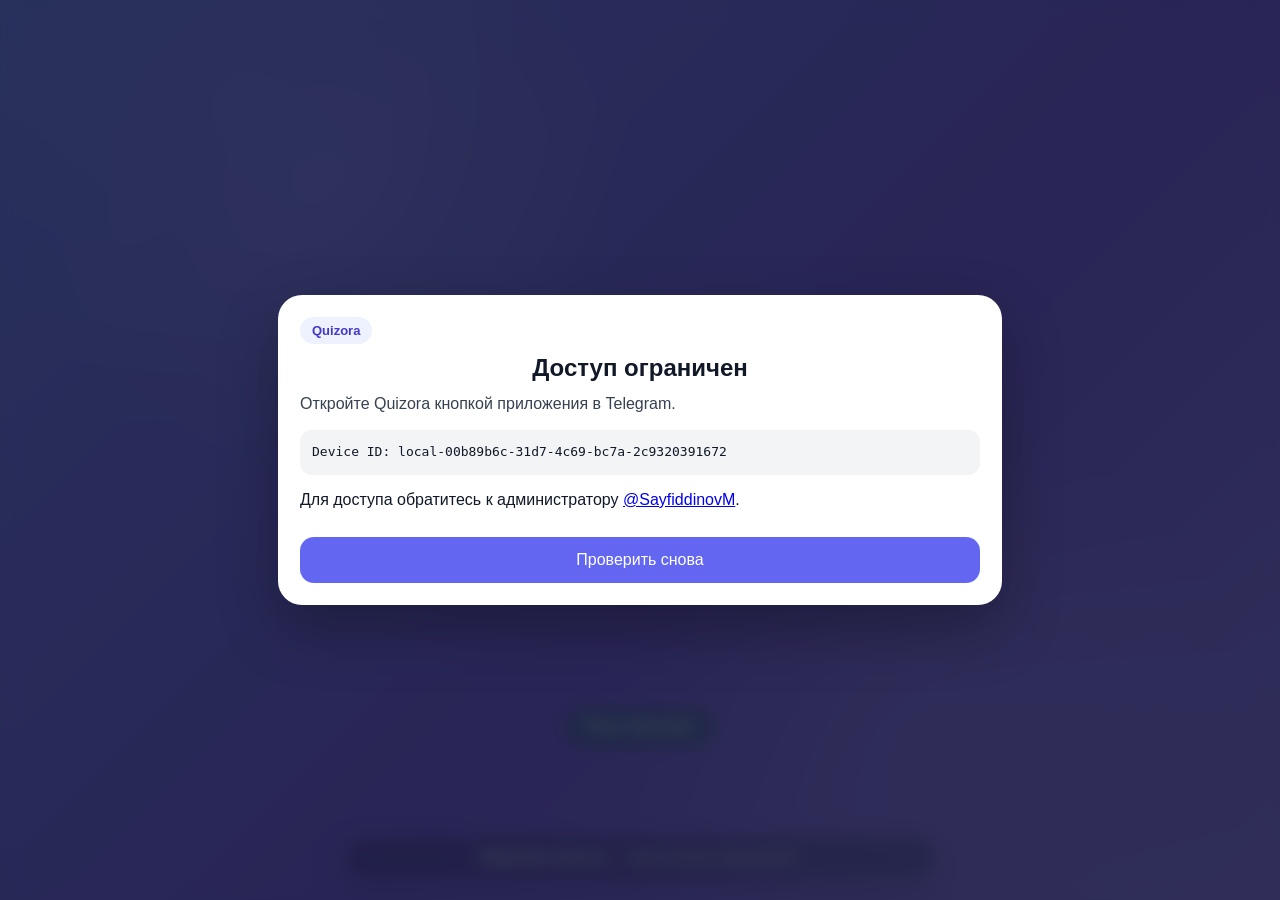
<file: index.html>
<!DOCTYPE html>
<html lang="ru" data-quiz-section="micro" data-quiz-storage="micro">
<head>
<meta charset="UTF-8">
<meta name="viewport" content="width=device-width, initial-scale=1">
<title>Quizora · Макроэкономика 2</title>
<link rel="stylesheet" href="micro_style.css?v=quizora-free-20261025">
<link rel="stylesheet" href="quiz_ai.css?v=20261025-ai1">
</head>
<body>
<div id="app"></div>
<script>
window.FRONTEND_BROWSER_ACCESS = false;
</script>
<script src="intro_hints.js?v=20260503-obf1"></script>
<script src="access_control.js?v=20261025"></script>
<script src="micro_script.js?v=quizora-free-20261025"></script>
<script src="quiz_ai.js?v=20261025-ai1"></script>
</body>
</html>
</file>
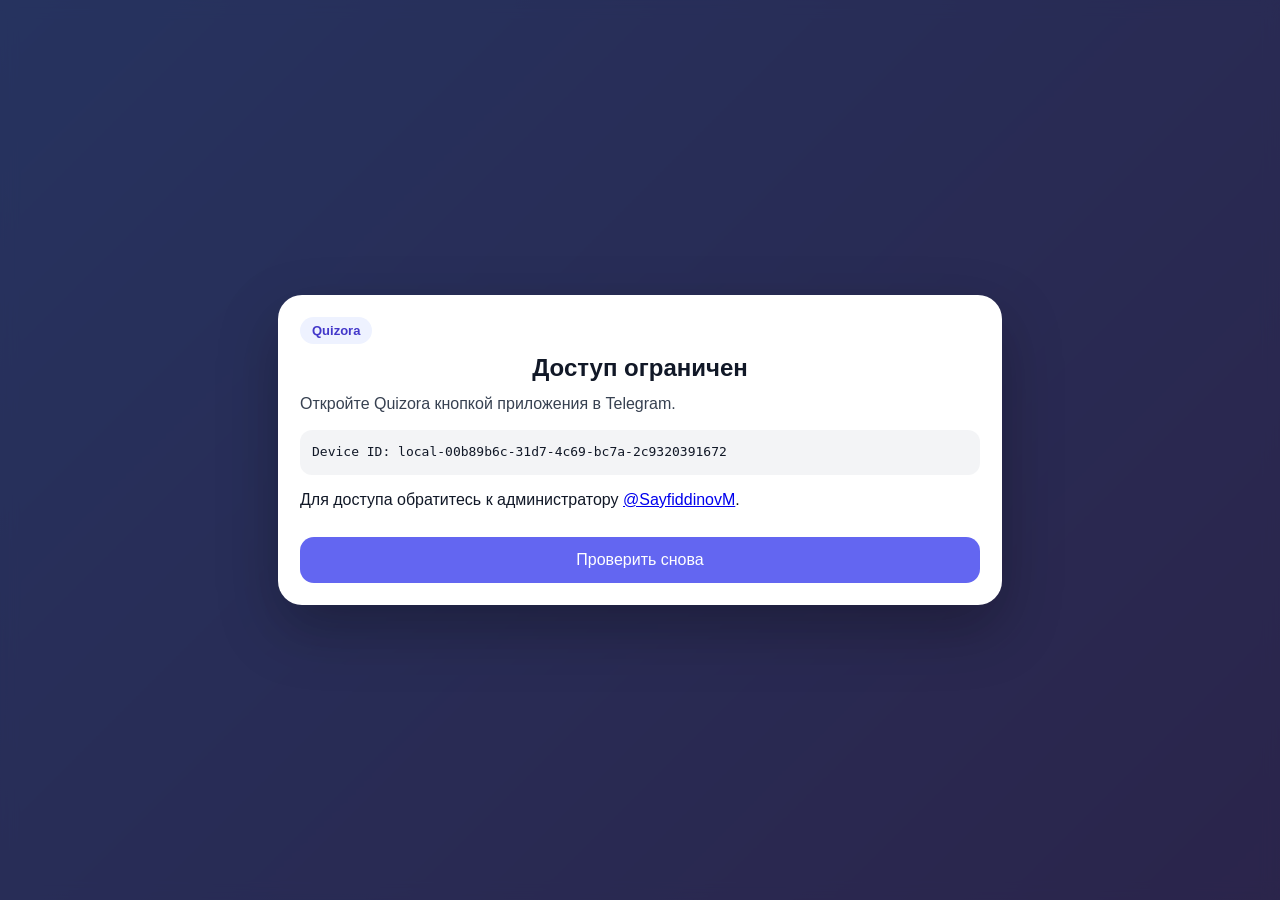
<file: micro_test.html>
<!DOCTYPE html>
<html lang="ru" data-quiz-section="micro" data-quiz-storage="micro">
<head>
    <meta charset="UTF-8">
    <meta name="viewport" content="width=device-width, initial-scale=1">
    <title>Quizora · Макроэкономика 2</title>
    <link rel="stylesheet" href="micro_style.css?v=quizora-free-20261025">
<link rel="stylesheet" href="quiz_ai.css?v=20261025-ai1">
</head>
<body class="quiz-test-page">
    <div class="card">
        <div id="timer"></div>
        <div id="question"></div>
        <div id="options"></div>
    </div>
    <script>
window.FRONTEND_BROWSER_ACCESS = false;
</script>
<script src="intro_hints.js?v=20260503-obf1"></script>
<script src="access_control.js?v=20261025"></script>
<script src="micro_script.js?v=quizora-free-20261025"></script>
<script src="quiz_ai.js?v=20261025-ai1"></script>
</body>
</html>
</file>
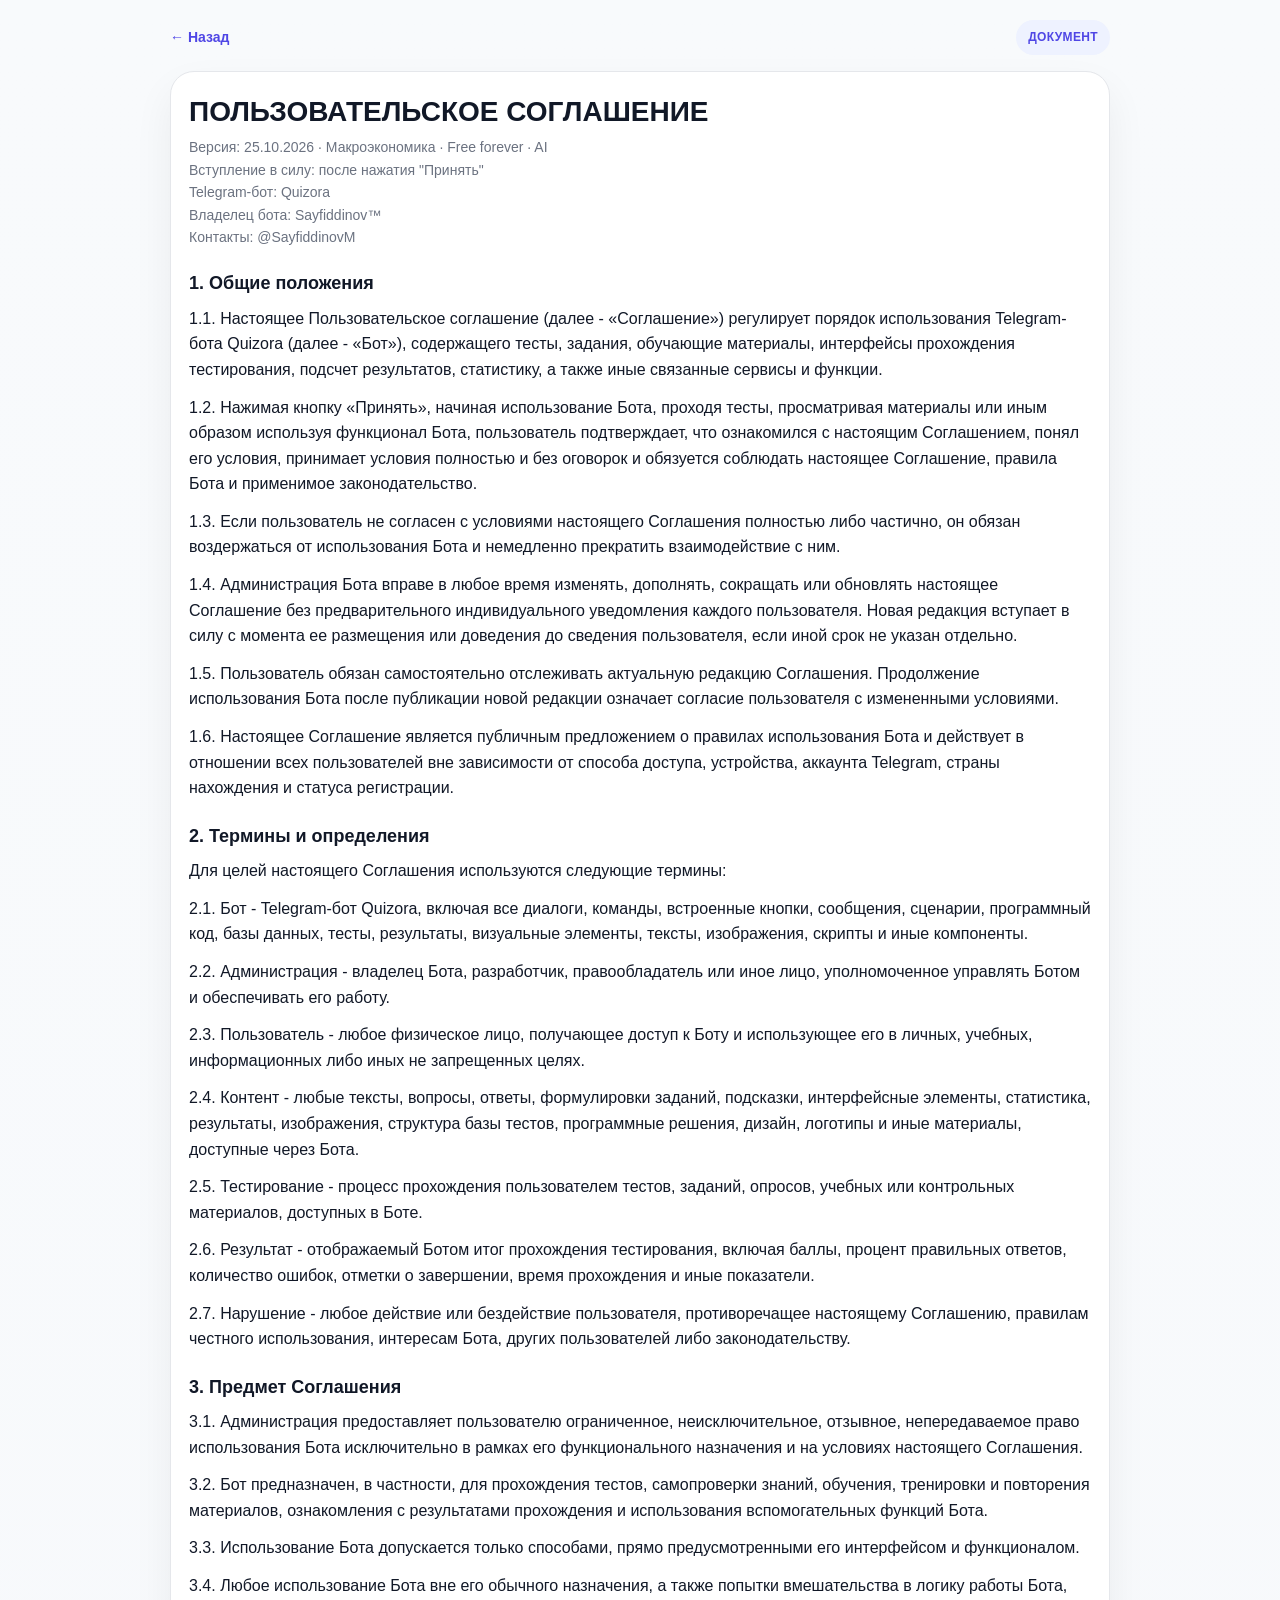
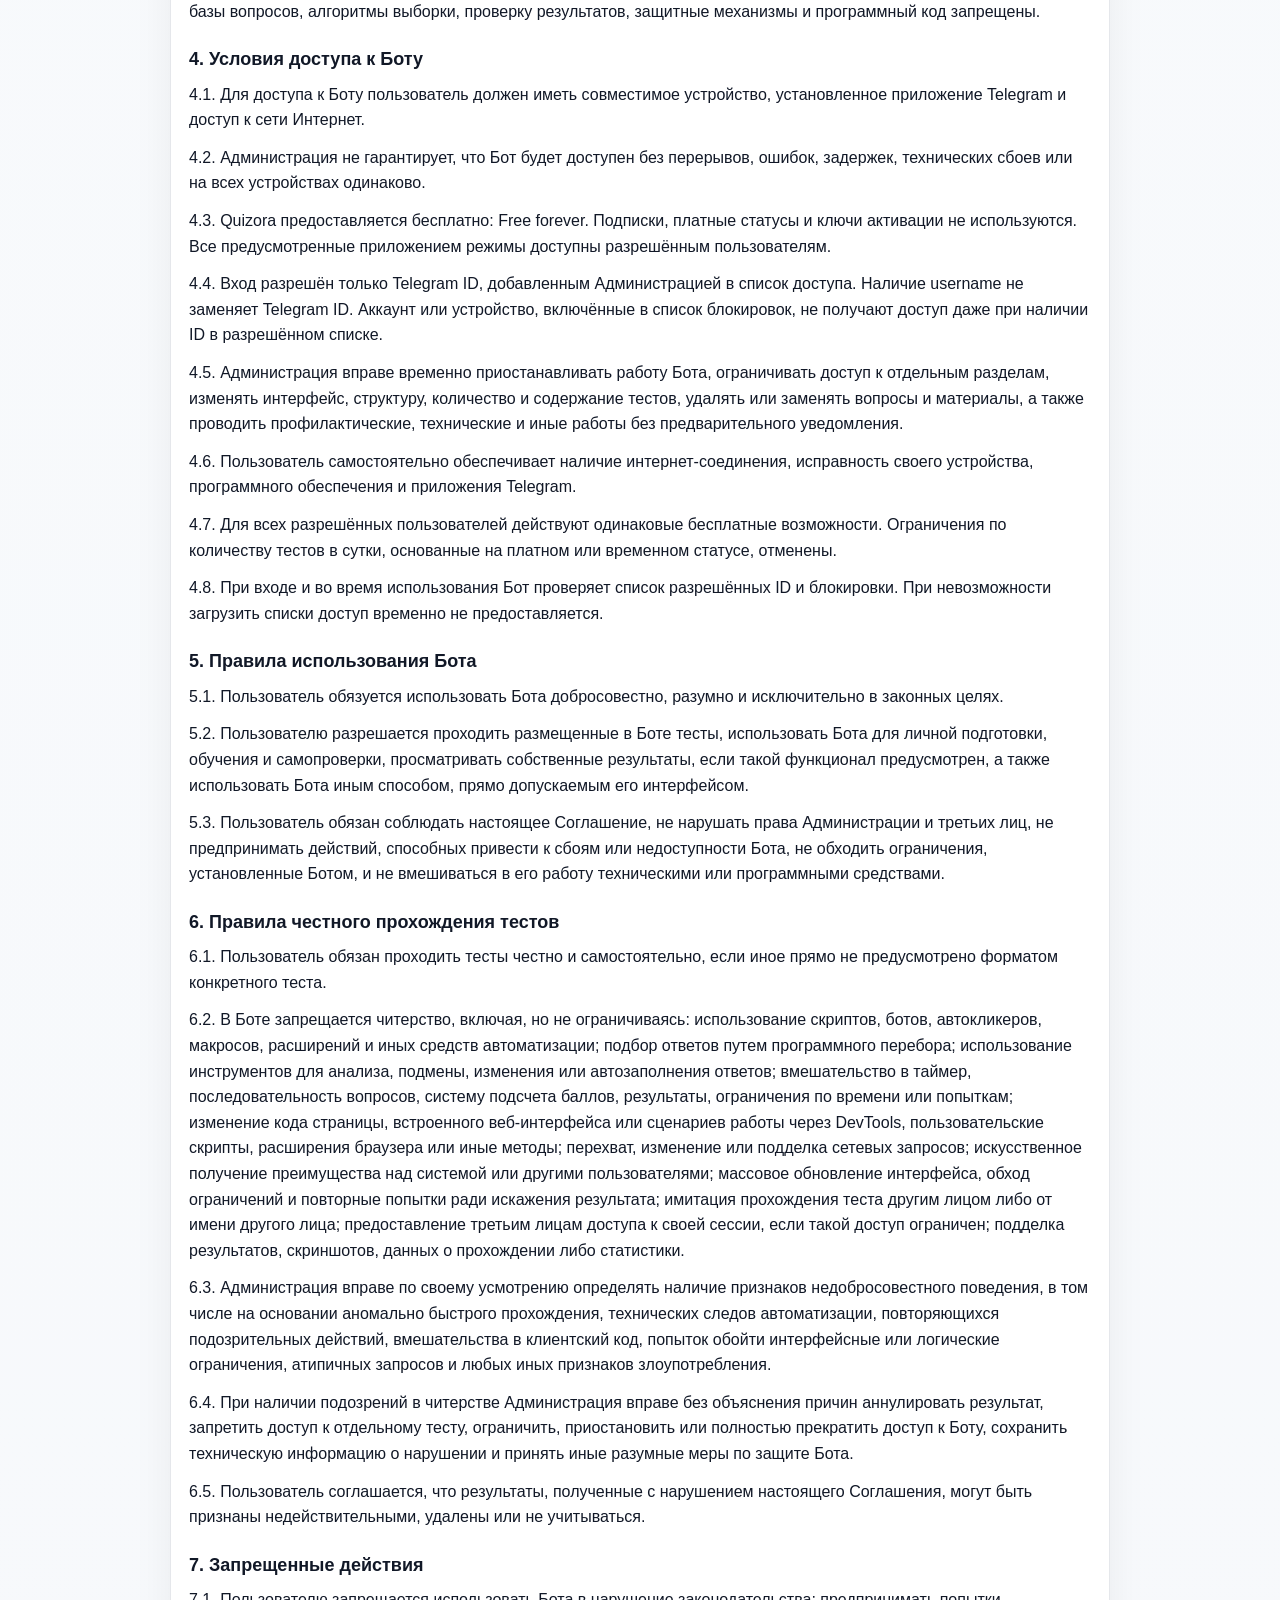
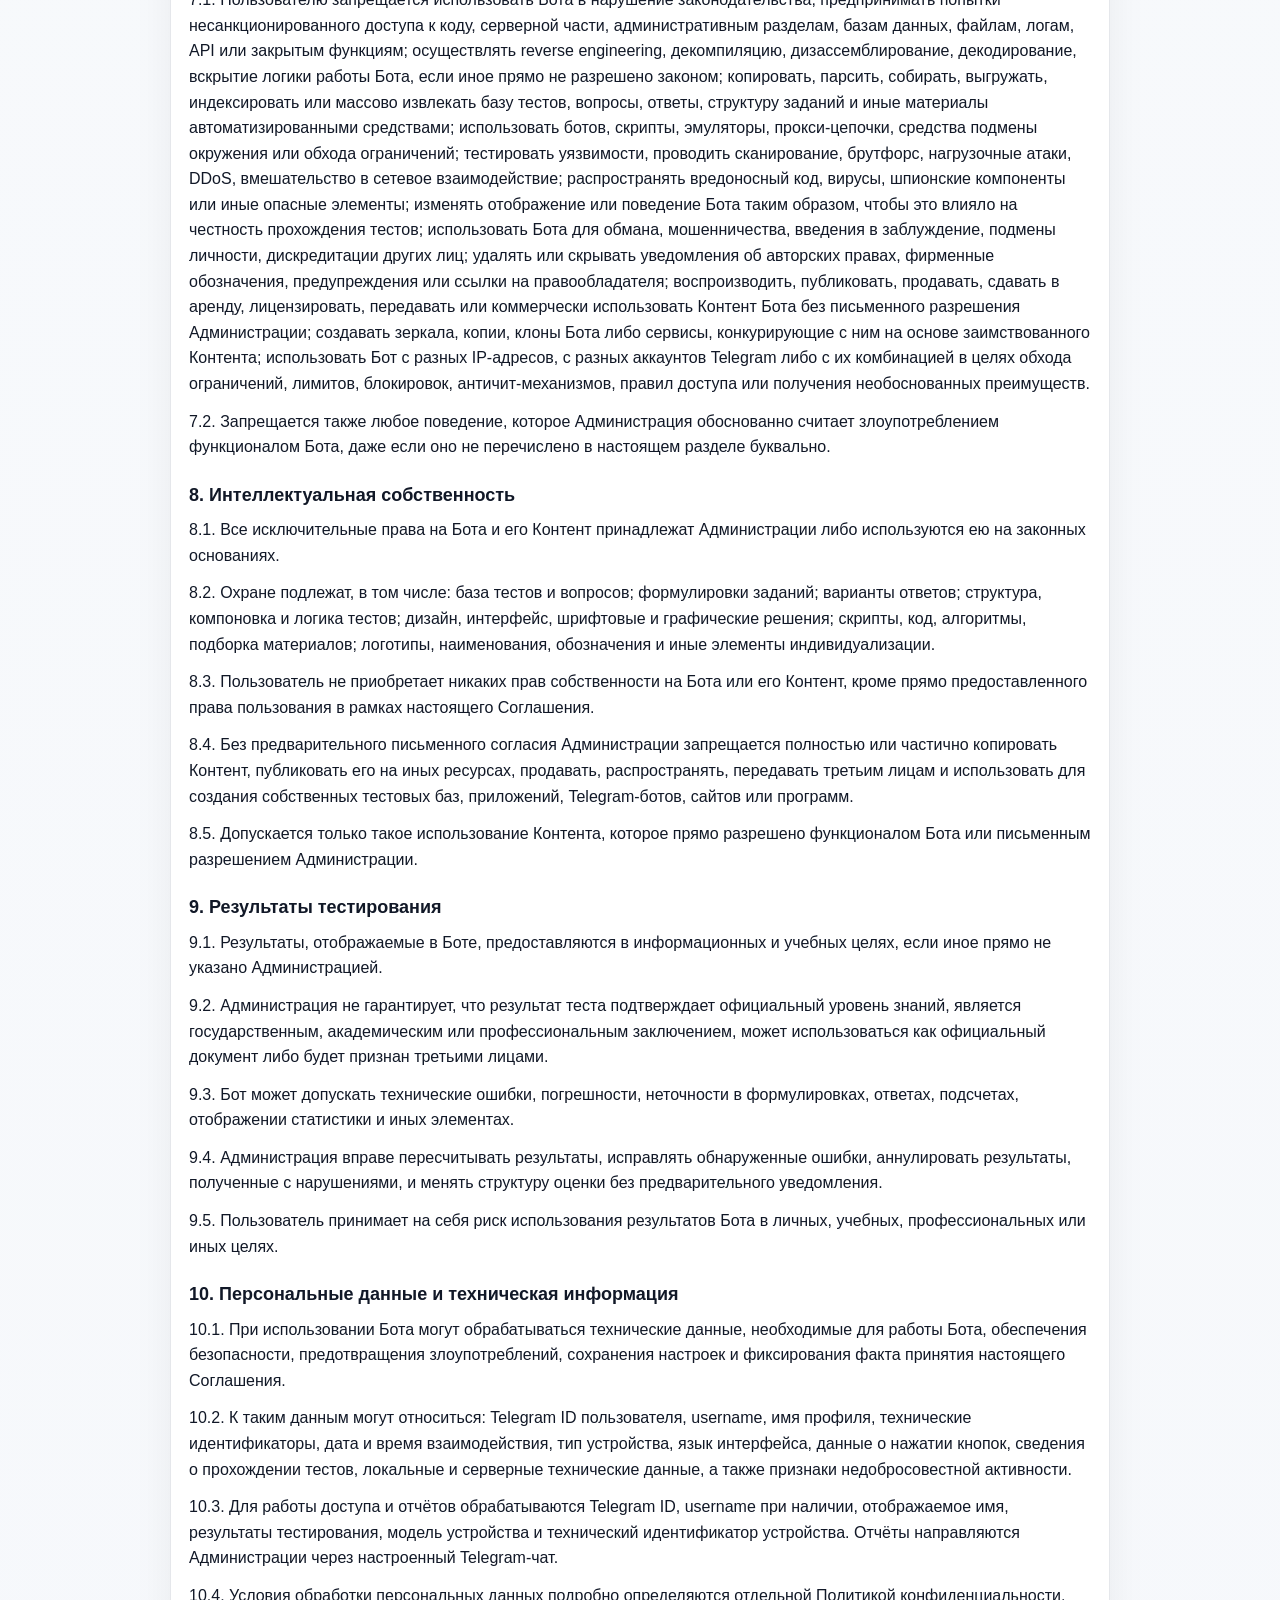
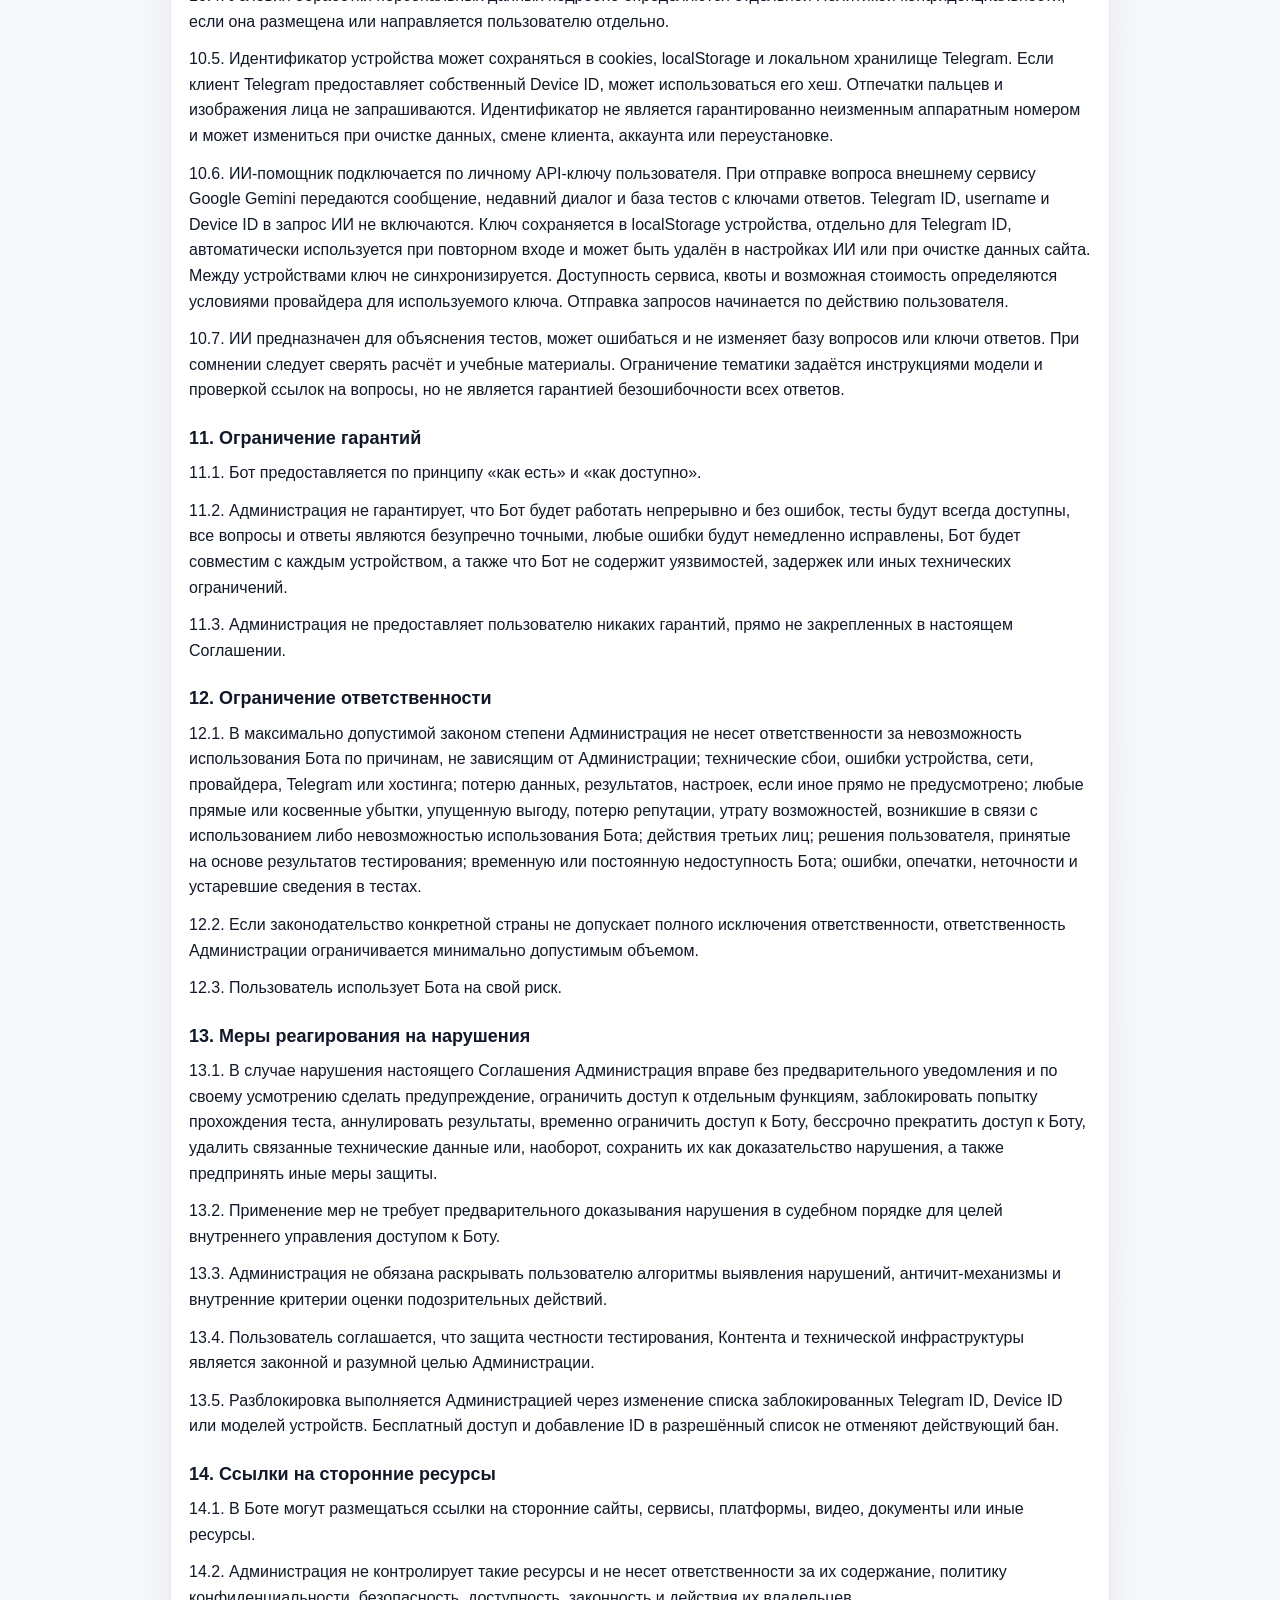
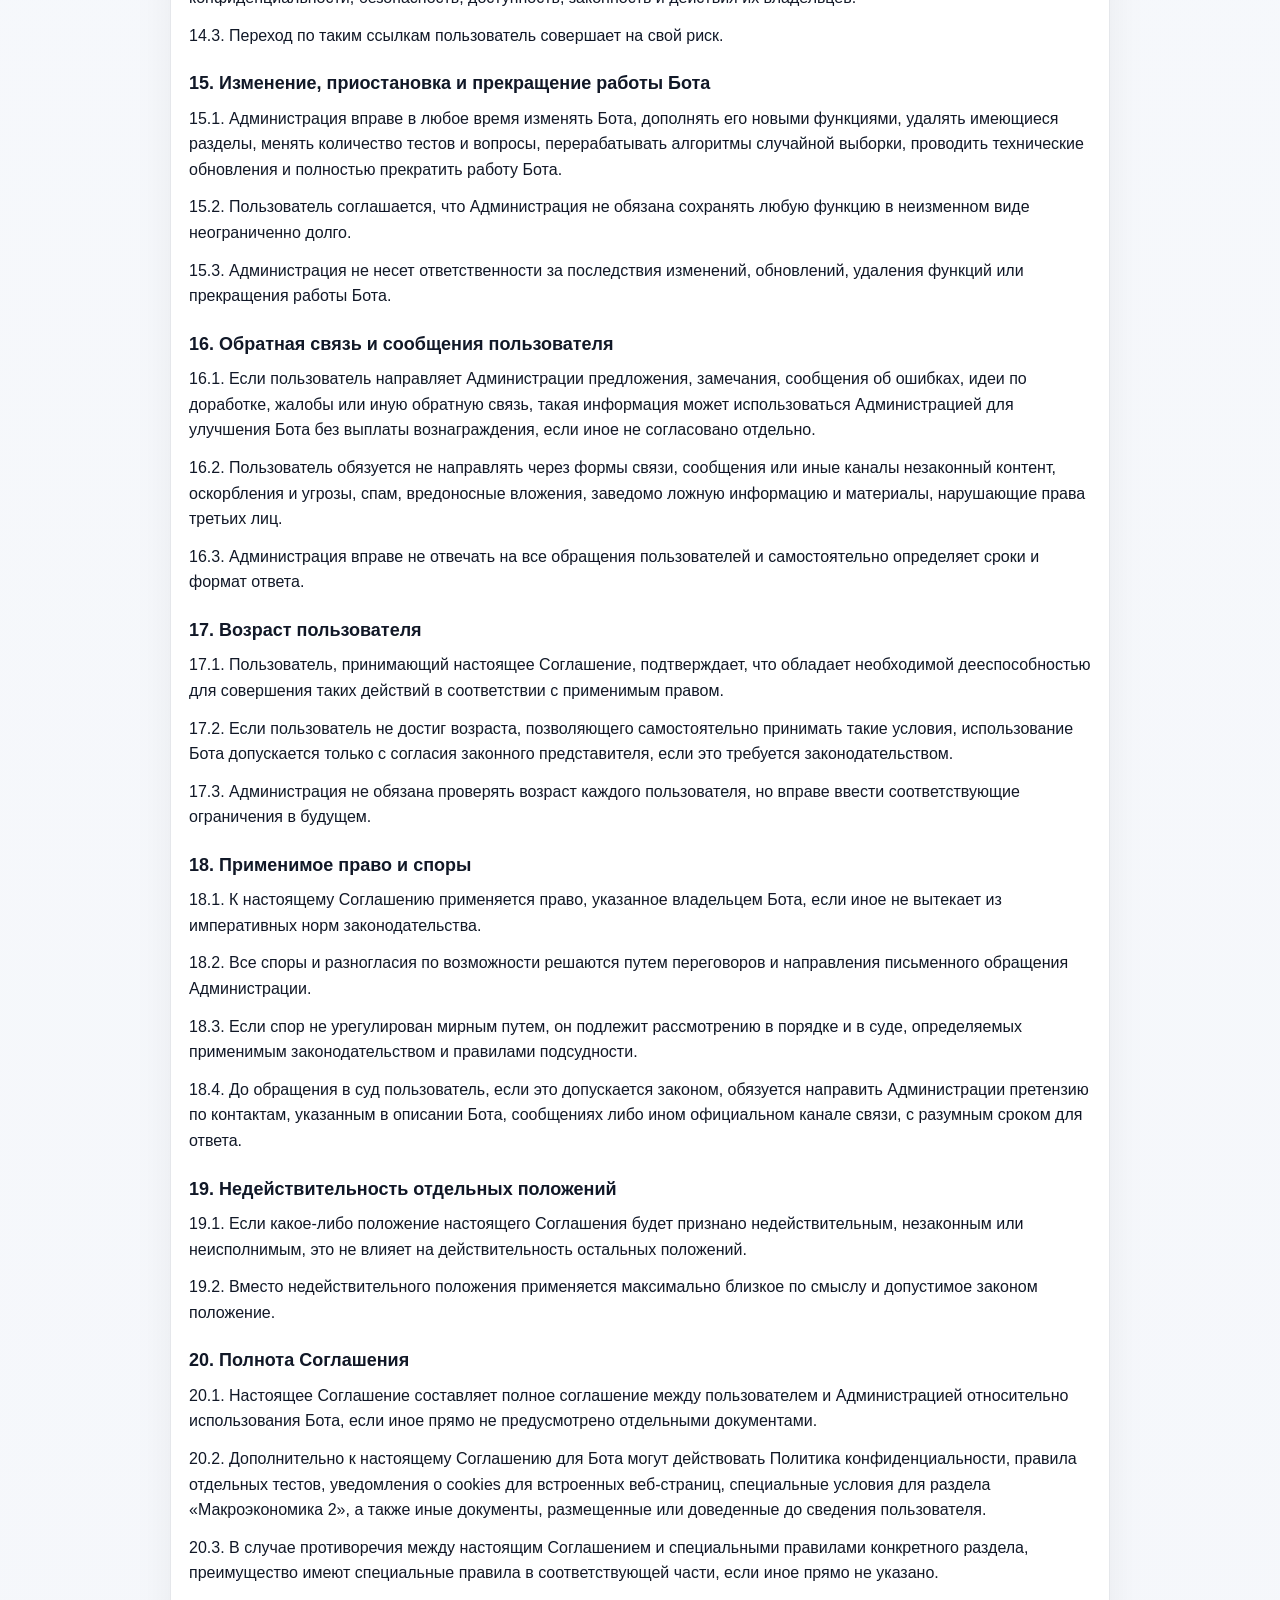
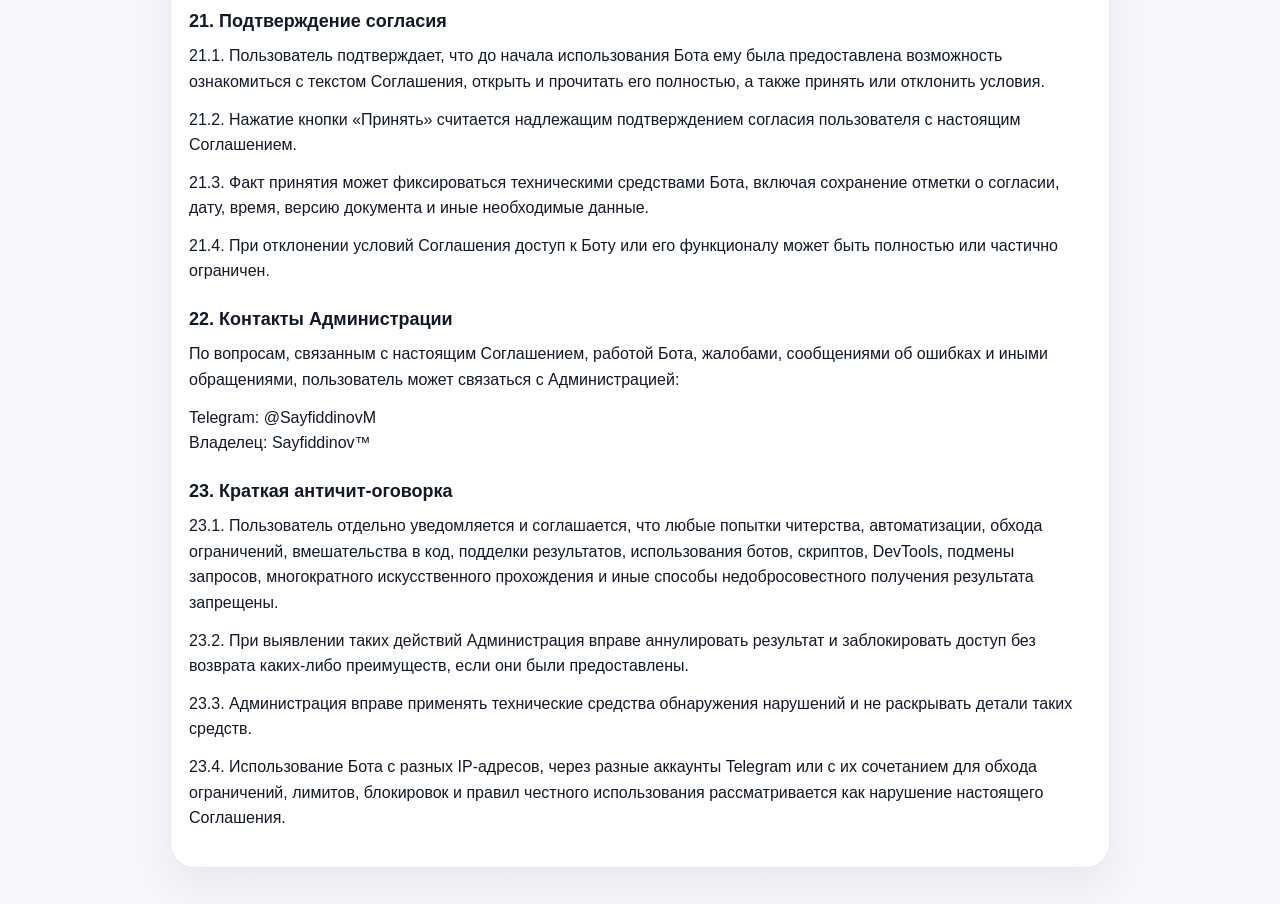
<file: user_agreement.html>
<!DOCTYPE html>
<html lang="ru">
<head>
  <meta charset="UTF-8">
  <meta name="viewport" content="width=device-width, initial-scale=1.0">
  <title>Пользовательское соглашение</title>
  <style>
    :root {
      --bg: #f5f7fb;
      --card: #ffffff;
      --text: #111827;
      --muted: #6b7280;
      --border: #e5e7eb;
      --accent: #4f46e5;
      --accent-soft: #eef2ff;
    }
    * { box-sizing: border-box; }
    body {
      margin: 0;
      font-family: Arial, sans-serif;
      background: linear-gradient(180deg, #f8fafc 0%, var(--bg) 100%);
      color: var(--text);
      line-height: 1.6;
    }
    .page {
      width: min(940px, calc(100% - 28px));
      margin: 0 auto;
      padding: 20px 0 36px;
    }
    .topbar {
      display: flex;
      align-items: center;
      justify-content: space-between;
      gap: 12px;
      margin-bottom: 16px;
    }
    .back-link {
      display: inline-flex;
      align-items: center;
      gap: 8px;
      text-decoration: none;
      color: var(--accent);
      font-weight: 700;
      font-size: 14px;
    }
    .badge {
      display: inline-flex;
      align-items: center;
      padding: 8px 12px;
      border-radius: 999px;
      background: var(--accent-soft);
      color: var(--accent);
      font-size: 12px;
      font-weight: 800;
      letter-spacing: .03em;
      text-transform: uppercase;
    }
    .card {
      background: var(--card);
      border: 1px solid var(--border);
      border-radius: 24px;
      padding: 24px 18px;
      box-shadow: 0 18px 40px rgba(15, 23, 42, 0.06);
    }
    .agreement-doc-title {
      margin: 0 0 8px;
      font-size: 28px;
      line-height: 1.15;
    }
    .agreement-doc-meta {
      margin: 0 0 22px;
      color: var(--muted);
      font-size: 14px;
    }
    .agreement-doc-section {
      margin: 24px 0 10px;
      font-size: 18px;
      line-height: 1.3;
    }
    p { margin: 0 0 12px; }
    .agreement-doc-note {
      padding: 14px 16px;
      border-radius: 16px;
      background: #fff7ed;
      border: 1px solid #fed7aa;
    }
    body.embedded .page { width: 100%; padding: 8px; }
    body.embedded .topbar { display: none; }
    body.embedded .card { border: none; box-shadow: none; padding: 10px 8px 18px; border-radius: 0; }
    body.embedded { background: #ffffff; }
  </style>
</head>
<body>
  <div class="page">
    <div class="topbar">
      <a class="back-link" href="index.html" onclick="if (history.length > 1) { history.back(); return false; }">← Назад</a>
      <div class="badge">Документ</div>
    </div>

    <main class="card">
      <h3 class="agreement-doc-title">ПОЛЬЗОВАТЕЛЬСКОЕ СОГЛАШЕНИЕ</h3>
            <p class="agreement-doc-meta">Версия: 25.10.2026 · Макроэкономика · Free forever · AI<br>Вступление в силу: после нажатия "Принять"<br>Telegram-бот: Quizora<br>Владелец бота: Sayfiddinov™<br>Контакты: @SayfiddinovM</p>
            <h4 class="agreement-doc-section">1. Общие положения</h4>
            <p>1.1. Настоящее Пользовательское соглашение (далее - «Соглашение») регулирует порядок использования Telegram-бота Quizora (далее - «Бот»), содержащего тесты, задания, обучающие материалы, интерфейсы прохождения тестирования, подсчет результатов, статистику, а также иные связанные сервисы и функции.</p>
            <p>1.2. Нажимая кнопку «Принять», начиная использование Бота, проходя тесты, просматривая материалы или иным образом используя функционал Бота, пользователь подтверждает, что ознакомился с настоящим Соглашением, понял его условия, принимает условия полностью и без оговорок и обязуется соблюдать настоящее Соглашение, правила Бота и применимое законодательство.</p>
            <p>1.3. Если пользователь не согласен с условиями настоящего Соглашения полностью либо частично, он обязан воздержаться от использования Бота и немедленно прекратить взаимодействие с ним.</p>
            <p>1.4. Администрация Бота вправе в любое время изменять, дополнять, сокращать или обновлять настоящее Соглашение без предварительного индивидуального уведомления каждого пользователя. Новая редакция вступает в силу с момента ее размещения или доведения до сведения пользователя, если иной срок не указан отдельно.</p>
            <p>1.5. Пользователь обязан самостоятельно отслеживать актуальную редакцию Соглашения. Продолжение использования Бота после публикации новой редакции означает согласие пользователя с измененными условиями.</p>
            <p>1.6. Настоящее Соглашение является публичным предложением о правилах использования Бота и действует в отношении всех пользователей вне зависимости от способа доступа, устройства, аккаунта Telegram, страны нахождения и статуса регистрации.</p>
            <h4 class="agreement-doc-section">2. Термины и определения</h4>
            <p>Для целей настоящего Соглашения используются следующие термины:</p>
            <p>2.1. Бот - Telegram-бот Quizora, включая все диалоги, команды, встроенные кнопки, сообщения, сценарии, программный код, базы данных, тесты, результаты, визуальные элементы, тексты, изображения, скрипты и иные компоненты.</p>
            <p>2.2. Администрация - владелец Бота, разработчик, правообладатель или иное лицо, уполномоченное управлять Ботом и обеспечивать его работу.</p>
            <p>2.3. Пользователь - любое физическое лицо, получающее доступ к Боту и использующее его в личных, учебных, информационных либо иных не запрещенных целях.</p>
            <p>2.4. Контент - любые тексты, вопросы, ответы, формулировки заданий, подсказки, интерфейсные элементы, статистика, результаты, изображения, структура базы тестов, программные решения, дизайн, логотипы и иные материалы, доступные через Бота.</p>
            <p>2.5. Тестирование - процесс прохождения пользователем тестов, заданий, опросов, учебных или контрольных материалов, доступных в Боте.</p>
            <p>2.6. Результат - отображаемый Ботом итог прохождения тестирования, включая баллы, процент правильных ответов, количество ошибок, отметки о завершении, время прохождения и иные показатели.</p>
            <p>2.7. Нарушение - любое действие или бездействие пользователя, противоречащее настоящему Соглашению, правилам честного использования, интересам Бота, других пользователей либо законодательству.</p>
            <h4 class="agreement-doc-section">3. Предмет Соглашения</h4>
            <p>3.1. Администрация предоставляет пользователю ограниченное, неисключительное, отзывное, непередаваемое право использования Бота исключительно в рамках его функционального назначения и на условиях настоящего Соглашения.</p>
            <p>3.2. Бот предназначен, в частности, для прохождения тестов, самопроверки знаний, обучения, тренировки и повторения материалов, ознакомления с результатами прохождения и использования вспомогательных функций Бота.</p>
            <p>3.3. Использование Бота допускается только способами, прямо предусмотренными его интерфейсом и функционалом.</p>
            <p>3.4. Любое использование Бота вне его обычного назначения, а также попытки вмешательства в логику работы Бота, базы вопросов, алгоритмы выборки, проверку результатов, защитные механизмы и программный код запрещены.</p>
            <h4 class="agreement-doc-section">4. Условия доступа к Боту</h4>
            <p>4.1. Для доступа к Боту пользователь должен иметь совместимое устройство, установленное приложение Telegram и доступ к сети Интернет.</p>
            <p>4.2. Администрация не гарантирует, что Бот будет доступен без перерывов, ошибок, задержек, технических сбоев или на всех устройствах одинаково.</p>
            <p>4.3. Quizora предоставляется бесплатно: Free forever. Подписки, платные статусы и ключи активации не используются. Все предусмотренные приложением режимы доступны разрешённым пользователям.</p>
            <p>4.4. Вход разрешён только Telegram ID, добавленным Администрацией в список доступа. Наличие username не заменяет Telegram ID. Аккаунт или устройство, включённые в список блокировок, не получают доступ даже при наличии ID в разрешённом списке.</p>
            <p>4.5. Администрация вправе временно приостанавливать работу Бота, ограничивать доступ к отдельным разделам, изменять интерфейс, структуру, количество и содержание тестов, удалять или заменять вопросы и материалы, а также проводить профилактические, технические и иные работы без предварительного уведомления.</p>
            <p>4.6. Пользователь самостоятельно обеспечивает наличие интернет-соединения, исправность своего устройства, программного обеспечения и приложения Telegram.</p>
            <p>4.7. Для всех разрешённых пользователей действуют одинаковые бесплатные возможности. Ограничения по количеству тестов в сутки, основанные на платном или временном статусе, отменены.</p>
            <p>4.8. При входе и во время использования Бот проверяет список разрешённых ID и блокировки. При невозможности загрузить списки доступ временно не предоставляется.</p>
            <h4 class="agreement-doc-section">5. Правила использования Бота</h4>
            <p>5.1. Пользователь обязуется использовать Бота добросовестно, разумно и исключительно в законных целях.</p>
            <p>5.2. Пользователю разрешается проходить размещенные в Боте тесты, использовать Бота для личной подготовки, обучения и самопроверки, просматривать собственные результаты, если такой функционал предусмотрен, а также использовать Бота иным способом, прямо допускаемым его интерфейсом.</p>
            <p>5.3. Пользователь обязан соблюдать настоящее Соглашение, не нарушать права Администрации и третьих лиц, не предпринимать действий, способных привести к сбоям или недоступности Бота, не обходить ограничения, установленные Ботом, и не вмешиваться в его работу техническими или программными средствами.</p>
            <h4 class="agreement-doc-section">6. Правила честного прохождения тестов</h4>
            <p>6.1. Пользователь обязан проходить тесты честно и самостоятельно, если иное прямо не предусмотрено форматом конкретного теста.</p>
            <p>6.2. В Боте запрещается читерство, включая, но не ограничиваясь: использование скриптов, ботов, автокликеров, макросов, расширений и иных средств автоматизации; подбор ответов путем программного перебора; использование инструментов для анализа, подмены, изменения или автозаполнения ответов; вмешательство в таймер, последовательность вопросов, систему подсчета баллов, результаты, ограничения по времени или попыткам; изменение кода страницы, встроенного веб-интерфейса или сценариев работы через DevTools, пользовательские скрипты, расширения браузера или иные методы; перехват, изменение или подделка сетевых запросов; искусственное получение преимущества над системой или другими пользователями; массовое обновление интерфейса, обход ограничений и повторные попытки ради искажения результата; имитация прохождения теста другим лицом либо от имени другого лица; предоставление третьим лицам доступа к своей сессии, если такой доступ ограничен; подделка результатов, скриншотов, данных о прохождении либо статистики.</p>
            <p>6.3. Администрация вправе по своему усмотрению определять наличие признаков недобросовестного поведения, в том числе на основании аномально быстрого прохождения, технических следов автоматизации, повторяющихся подозрительных действий, вмешательства в клиентский код, попыток обойти интерфейсные или логические ограничения, атипичных запросов и любых иных признаков злоупотребления.</p>
            <p>6.4. При наличии подозрений в читерстве Администрация вправе без объяснения причин аннулировать результат, запретить доступ к отдельному тесту, ограничить, приостановить или полностью прекратить доступ к Боту, сохранить техническую информацию о нарушении и принять иные разумные меры по защите Бота.</p>
            <p>6.5. Пользователь соглашается, что результаты, полученные с нарушением настоящего Соглашения, могут быть признаны недействительными, удалены или не учитываться.</p>
            <h4 class="agreement-doc-section">7. Запрещенные действия</h4>
            <p>7.1. Пользователю запрещается использовать Бота в нарушение законодательства; предпринимать попытки несанкционированного доступа к коду, серверной части, административным разделам, базам данных, файлам, логам, API или закрытым функциям; осуществлять reverse engineering, декомпиляцию, дизассемблирование, декодирование, вскрытие логики работы Бота, если иное прямо не разрешено законом; копировать, парсить, собирать, выгружать, индексировать или массово извлекать базу тестов, вопросы, ответы, структуру заданий и иные материалы автоматизированными средствами; использовать ботов, скрипты, эмуляторы, прокси-цепочки, средства подмены окружения или обхода ограничений; тестировать уязвимости, проводить сканирование, брутфорс, нагрузочные атаки, DDoS, вмешательство в сетевое взаимодействие; распространять вредоносный код, вирусы, шпионские компоненты или иные опасные элементы; изменять отображение или поведение Бота таким образом, чтобы это влияло на честность прохождения тестов; использовать Бота для обмана, мошенничества, введения в заблуждение, подмены личности, дискредитации других лиц; удалять или скрывать уведомления об авторских правах, фирменные обозначения, предупреждения или ссылки на правообладателя; воспроизводить, публиковать, продавать, сдавать в аренду, лицензировать, передавать или коммерчески использовать Контент Бота без письменного разрешения Администрации; создавать зеркала, копии, клоны Бота либо сервисы, конкурирующие с ним на основе заимствованного Контента; использовать Бот с разных IP-адресов, с разных аккаунтов Telegram либо с их комбинацией в целях обхода ограничений, лимитов, блокировок, античит-механизмов, правил доступа или получения необоснованных преимуществ.</p>
            <p>7.2. Запрещается также любое поведение, которое Администрация обоснованно считает злоупотреблением функционалом Бота, даже если оно не перечислено в настоящем разделе буквально.</p>
            <h4 class="agreement-doc-section">8. Интеллектуальная собственность</h4>
            <p>8.1. Все исключительные права на Бота и его Контент принадлежат Администрации либо используются ею на законных основаниях.</p>
            <p>8.2. Охране подлежат, в том числе: база тестов и вопросов; формулировки заданий; варианты ответов; структура, компоновка и логика тестов; дизайн, интерфейс, шрифтовые и графические решения; скрипты, код, алгоритмы, подборка материалов; логотипы, наименования, обозначения и иные элементы индивидуализации.</p>
            <p>8.3. Пользователь не приобретает никаких прав собственности на Бота или его Контент, кроме прямо предоставленного права пользования в рамках настоящего Соглашения.</p>
            <p>8.4. Без предварительного письменного согласия Администрации запрещается полностью или частично копировать Контент, публиковать его на иных ресурсах, продавать, распространять, передавать третьим лицам и использовать для создания собственных тестовых баз, приложений, Telegram-ботов, сайтов или программ.</p>
            <p>8.5. Допускается только такое использование Контента, которое прямо разрешено функционалом Бота или письменным разрешением Администрации.</p>
            <h4 class="agreement-doc-section">9. Результаты тестирования</h4>
            <p>9.1. Результаты, отображаемые в Боте, предоставляются в информационных и учебных целях, если иное прямо не указано Администрацией.</p>
            <p>9.2. Администрация не гарантирует, что результат теста подтверждает официальный уровень знаний, является государственным, академическим или профессиональным заключением, может использоваться как официальный документ либо будет признан третьими лицами.</p>
            <p>9.3. Бот может допускать технические ошибки, погрешности, неточности в формулировках, ответах, подсчетах, отображении статистики и иных элементах.</p>
            <p>9.4. Администрация вправе пересчитывать результаты, исправлять обнаруженные ошибки, аннулировать результаты, полученные с нарушениями, и менять структуру оценки без предварительного уведомления.</p>
            <p>9.5. Пользователь принимает на себя риск использования результатов Бота в личных, учебных, профессиональных или иных целях.</p>
            <h4 class="agreement-doc-section">10. Персональные данные и техническая информация</h4>
            <p>10.1. При использовании Бота могут обрабатываться технические данные, необходимые для работы Бота, обеспечения безопасности, предотвращения злоупотреблений, сохранения настроек и фиксирования факта принятия настоящего Соглашения.</p>
            <p>10.2. К таким данным могут относиться: Telegram ID пользователя, username, имя профиля, технические идентификаторы, дата и время взаимодействия, тип устройства, язык интерфейса, данные о нажатии кнопок, сведения о прохождении тестов, локальные и серверные технические данные, а также признаки недобросовестной активности.</p>
            <p>10.3. Для работы доступа и отчётов обрабатываются Telegram ID, username при наличии, отображаемое имя, результаты тестирования, модель устройства и технический идентификатор устройства. Отчёты направляются Администрации через настроенный Telegram-чат.</p>
            <p>10.4. Условия обработки персональных данных подробно определяются отдельной Политикой конфиденциальности, если она размещена или направляется пользователю отдельно.</p>
            <p>10.5. Идентификатор устройства может сохраняться в cookies, localStorage и локальном хранилище Telegram. Если клиент Telegram предоставляет собственный Device ID, может использоваться его хеш. Отпечатки пальцев и изображения лица не запрашиваются. Идентификатор не является гарантированно неизменным аппаратным номером и может измениться при очистке данных, смене клиента, аккаунта или переустановке.</p>
            <p>10.6. ИИ-помощник подключается по личному API-ключу пользователя. При отправке вопроса внешнему сервису Google Gemini передаются сообщение, недавний диалог и база тестов с ключами ответов. Telegram ID, username и Device ID в запрос ИИ не включаются. Ключ сохраняется в localStorage устройства, отдельно для Telegram ID, автоматически используется при повторном входе и может быть удалён в настройках ИИ или при очистке данных сайта. Между устройствами ключ не синхронизируется. Доступность сервиса, квоты и возможная стоимость определяются условиями провайдера для используемого ключа. Отправка запросов начинается по действию пользователя.</p>
            <p>10.7. ИИ предназначен для объяснения тестов, может ошибаться и не изменяет базу вопросов или ключи ответов. При сомнении следует сверять расчёт и учебные материалы. Ограничение тематики задаётся инструкциями модели и проверкой ссылок на вопросы, но не является гарантией безошибочности всех ответов.</p>
            <h4 class="agreement-doc-section">11. Ограничение гарантий</h4>
            <p>11.1. Бот предоставляется по принципу «как есть» и «как доступно».</p>
            <p>11.2. Администрация не гарантирует, что Бот будет работать непрерывно и без ошибок, тесты будут всегда доступны, все вопросы и ответы являются безупречно точными, любые ошибки будут немедленно исправлены, Бот будет совместим с каждым устройством, а также что Бот не содержит уязвимостей, задержек или иных технических ограничений.</p>
            <p>11.3. Администрация не предоставляет пользователю никаких гарантий, прямо не закрепленных в настоящем Соглашении.</p>
            <h4 class="agreement-doc-section">12. Ограничение ответственности</h4>
            <p>12.1. В максимально допустимой законом степени Администрация не несет ответственности за невозможность использования Бота по причинам, не зависящим от Администрации; технические сбои, ошибки устройства, сети, провайдера, Telegram или хостинга; потерю данных, результатов, настроек, если иное прямо не предусмотрено; любые прямые или косвенные убытки, упущенную выгоду, потерю репутации, утрату возможностей, возникшие в связи с использованием либо невозможностью использования Бота; действия третьих лиц; решения пользователя, принятые на основе результатов тестирования; временную или постоянную недоступность Бота; ошибки, опечатки, неточности и устаревшие сведения в тестах.</p>
            <p>12.2. Если законодательство конкретной страны не допускает полного исключения ответственности, ответственность Администрации ограничивается минимально допустимым объемом.</p>
            <p>12.3. Пользователь использует Бота на свой риск.</p>
            <h4 class="agreement-doc-section">13. Меры реагирования на нарушения</h4>
            <p>13.1. В случае нарушения настоящего Соглашения Администрация вправе без предварительного уведомления и по своему усмотрению сделать предупреждение, ограничить доступ к отдельным функциям, заблокировать попытку прохождения теста, аннулировать результаты, временно ограничить доступ к Боту, бессрочно прекратить доступ к Боту, удалить связанные технические данные или, наоборот, сохранить их как доказательство нарушения, а также предпринять иные меры защиты.</p>
            <p>13.2. Применение мер не требует предварительного доказывания нарушения в судебном порядке для целей внутреннего управления доступом к Боту.</p>
            <p>13.3. Администрация не обязана раскрывать пользователю алгоритмы выявления нарушений, античит-механизмы и внутренние критерии оценки подозрительных действий.</p>
            <p>13.4. Пользователь соглашается, что защита честности тестирования, Контента и технической инфраструктуры является законной и разумной целью Администрации.</p>
            <p>13.5. Разблокировка выполняется Администрацией через изменение списка заблокированных Telegram ID, Device ID или моделей устройств. Бесплатный доступ и добавление ID в разрешённый список не отменяют действующий бан.</p>
            <h4 class="agreement-doc-section">14. Ссылки на сторонние ресурсы</h4>
            <p>14.1. В Боте могут размещаться ссылки на сторонние сайты, сервисы, платформы, видео, документы или иные ресурсы.</p>
            <p>14.2. Администрация не контролирует такие ресурсы и не несет ответственности за их содержание, политику конфиденциальности, безопасность, доступность, законность и действия их владельцев.</p>
            <p>14.3. Переход по таким ссылкам пользователь совершает на свой риск.</p>
            <h4 class="agreement-doc-section">15. Изменение, приостановка и прекращение работы Бота</h4>
            <p>15.1. Администрация вправе в любое время изменять Бота, дополнять его новыми функциями, удалять имеющиеся разделы, менять количество тестов и вопросы, перерабатывать алгоритмы случайной выборки, проводить технические обновления и полностью прекратить работу Бота.</p>
            <p>15.2. Пользователь соглашается, что Администрация не обязана сохранять любую функцию в неизменном виде неограниченно долго.</p>
            <p>15.3. Администрация не несет ответственности за последствия изменений, обновлений, удаления функций или прекращения работы Бота.</p>
            <h4 class="agreement-doc-section">16. Обратная связь и сообщения пользователя</h4>
            <p>16.1. Если пользователь направляет Администрации предложения, замечания, сообщения об ошибках, идеи по доработке, жалобы или иную обратную связь, такая информация может использоваться Администрацией для улучшения Бота без выплаты вознаграждения, если иное не согласовано отдельно.</p>
            <p>16.2. Пользователь обязуется не направлять через формы связи, сообщения или иные каналы незаконный контент, оскорбления и угрозы, спам, вредоносные вложения, заведомо ложную информацию и материалы, нарушающие права третьих лиц.</p>
            <p>16.3. Администрация вправе не отвечать на все обращения пользователей и самостоятельно определяет сроки и формат ответа.</p>
            <h4 class="agreement-doc-section">17. Возраст пользователя</h4>
            <p>17.1. Пользователь, принимающий настоящее Соглашение, подтверждает, что обладает необходимой дееспособностью для совершения таких действий в соответствии с применимым правом.</p>
            <p>17.2. Если пользователь не достиг возраста, позволяющего самостоятельно принимать такие условия, использование Бота допускается только с согласия законного представителя, если это требуется законодательством.</p>
            <p>17.3. Администрация не обязана проверять возраст каждого пользователя, но вправе ввести соответствующие ограничения в будущем.</p>
            <h4 class="agreement-doc-section">18. Применимое право и споры</h4>
            <p>18.1. К настоящему Соглашению применяется право, указанное владельцем Бота, если иное не вытекает из императивных норм законодательства.</p>
            <p>18.2. Все споры и разногласия по возможности решаются путем переговоров и направления письменного обращения Администрации.</p>
            <p>18.3. Если спор не урегулирован мирным путем, он подлежит рассмотрению в порядке и в суде, определяемых применимым законодательством и правилами подсудности.</p>
            <p>18.4. До обращения в суд пользователь, если это допускается законом, обязуется направить Администрации претензию по контактам, указанным в описании Бота, сообщениях либо ином официальном канале связи, с разумным сроком для ответа.</p>
            <h4 class="agreement-doc-section">19. Недействительность отдельных положений</h4>
            <p>19.1. Если какое-либо положение настоящего Соглашения будет признано недействительным, незаконным или неисполнимым, это не влияет на действительность остальных положений.</p>
            <p>19.2. Вместо недействительного положения применяется максимально близкое по смыслу и допустимое законом положение.</p>
            <h4 class="agreement-doc-section">20. Полнота Соглашения</h4>
            <p>20.1. Настоящее Соглашение составляет полное соглашение между пользователем и Администрацией относительно использования Бота, если иное прямо не предусмотрено отдельными документами.</p>
            <p>20.2. Дополнительно к настоящему Соглашению для Бота могут действовать Политика конфиденциальности, правила отдельных тестов, уведомления о cookies для встроенных веб-страниц, специальные условия для раздела «Макроэкономика 2», а также иные документы, размещенные или доведенные до сведения пользователя.</p>
            <p>20.3. В случае противоречия между настоящим Соглашением и специальными правилами конкретного раздела, преимущество имеют специальные правила в соответствующей части, если иное прямо не указано.</p>
            <h4 class="agreement-doc-section">21. Подтверждение согласия</h4>
            <p>21.1. Пользователь подтверждает, что до начала использования Бота ему была предоставлена возможность ознакомиться с текстом Соглашения, открыть и прочитать его полностью, а также принять или отклонить условия.</p>
            <p>21.2. Нажатие кнопки «Принять» считается надлежащим подтверждением согласия пользователя с настоящим Соглашением.</p>
            <p>21.3. Факт принятия может фиксироваться техническими средствами Бота, включая сохранение отметки о согласии, дату, время, версию документа и иные необходимые данные.</p>
            <p>21.4. При отклонении условий Соглашения доступ к Боту или его функционалу может быть полностью или частично ограничен.</p>
            <h4 class="agreement-doc-section">22. Контакты Администрации</h4>
            <p>По вопросам, связанным с настоящим Соглашением, работой Бота, жалобами, сообщениями об ошибках и иными обращениями, пользователь может связаться с Администрацией:</p>
            <p>Telegram: @SayfiddinovM<br>Владелец: Sayfiddinov™</p>
            <h4 class="agreement-doc-section">23. Краткая античит-оговорка</h4>
            <p>23.1. Пользователь отдельно уведомляется и соглашается, что любые попытки читерства, автоматизации, обхода ограничений, вмешательства в код, подделки результатов, использования ботов, скриптов, DevTools, подмены запросов, многократного искусственного прохождения и иные способы недобросовестного получения результата запрещены.</p>
            <p>23.2. При выявлении таких действий Администрация вправе аннулировать результат и заблокировать доступ без возврата каких-либо преимуществ, если они были предоставлены.</p>
            <p>23.3. Администрация вправе применять технические средства обнаружения нарушений и не раскрывать детали таких средств.</p>
            <p>23.4. Использование Бота с разных IP-адресов, через разные аккаунты Telegram или с их сочетанием для обхода ограничений, лимитов, блокировок и правил честного использования рассматривается как нарушение настоящего Соглашения.</p>
    </main>
  </div>
  <script>
    if (window.self !== window.top || new URLSearchParams(window.location.search).get('embed') === '1') {
      document.body.classList.add('embedded');
    }
  </script>
</body>
</html>
</file>
<file: micro_style.css>
/* ===== BODY ===== */
body {
    margin: 0;
    min-height: 100vh;
    font-family: -apple-system, BlinkMacSystemFont, "Segoe UI", Roboto, Inter, Arial, sans-serif;
    background: linear-gradient(135deg, #667eea, #764ba2);
    display: flex;
    justify-content: center;
    align-items: center;
    flex-direction: column;
    color: #111827; 
}

/* ===== CARD ===== */
.card {
    position: relative;
    z-index: 20;
    background: #ffffff;
    width: min(88vw, 420px);
    max-width: 420px;
    padding: clamp(18px, 3.8vw, 22px);
    border-radius: 20px;
    box-shadow: 0 12px 30px rgba(0,0,0,0.2);
    animation: fade 0.4s ease;
    text-align: center;
    color: #111827;
}

@media (max-width: 640px) {
    .card {
        width: min(86vw, 390px);
        padding: 18px 16px;
        border-radius: 16px;
    }
}

@media (max-width: 380px) {
    .card {
        width: min(84vw, 360px);
        padding: 12px 12px;
        border-radius: 17px;
    }
}

.ai-options-note {
    width: min(88vw, 420px);
    box-sizing: border-box;
    margin: 0 auto 10px;
    padding: 7px 12px;
    border: 1px solid rgba(255,255,255,0.34);
    border-radius: 999px;
    background: rgba(255,255,255,0.18);
    color: rgba(255,255,255,0.92);
    font-size: 11px;
    font-weight: 700;
    line-height: 1.25;
    text-align: center;
    letter-spacing: 0.15px;
    box-shadow: 0 10px 24px rgba(17, 24, 39, 0.12);
    backdrop-filter: blur(10px);
    -webkit-backdrop-filter: blur(10px);
}

@media (max-width: 640px) {
    .ai-options-note {
        width: min(86vw, 390px);
        margin-bottom: 8px;
        padding: 6px 10px;
        font-size: 10.5px;
    }
}

@media (max-width: 380px) {
    .ai-options-note {
        width: min(84vw, 360px);
        font-size: 10px;
    }
}

/* ===== HEADER ===== */
h2 {
    margin: 0 0 12px;
    text-align: center;
    color: #111827;
}


.test-top-actions {
    position: relative;
    z-index: 21;
    display: flex;
    justify-content: flex-end;
    align-items: center;
    min-height: 42px;
    margin-bottom: 10px;
}

.test-top-actions:empty {
    display: none;
}

.top-finish-btn {
    position: relative;
    z-index: 22;
    padding: 10px 15px;
    border: none;
    border-radius: 999px;
    background: linear-gradient(135deg, #4338ca 0%, #7c3aed 100%);
    color: #ffffff;
    font-size: 13px;
    font-weight: 700;
    letter-spacing: 0.2px;
    box-shadow: 0 12px 28px rgba(79, 70, 229, 0.26);
    transition: transform 0.2s ease, box-shadow 0.2s ease, filter 0.2s ease;
}

.top-finish-btn:hover {
    transform: translateY(-1px);
    box-shadow: 0 16px 30px rgba(91, 33, 182, 0.28);
    filter: brightness(1.04);
}

.favorite-question-btn {
    -webkit-appearance: none;
    appearance: none;
    font-family: inherit;
    padding: 0;
    display: inline-flex;
    align-items: center;
    justify-content: center;
    width: 48px;
    height: 48px;
    min-width: 48px;
    border: 1px solid rgba(99, 102, 241, 0.18);
    border-radius: 14px;
    background: #eef2ff;
    color: #4f46e5;
    font-size: 24px;
    font-weight: 800;
    line-height: 1;
    box-shadow: 0 8px 18px rgba(99, 102, 241, 0.14);
    transition: transform 0.18s ease, box-shadow 0.18s ease, background 0.18s ease, color 0.18s ease, border-color 0.18s ease;
    cursor: pointer;
    -webkit-tap-highlight-color: transparent;
}

.favorite-question-btn:hover,
.favorite-question-btn:active {
    transform: translateY(-1px);
    box-shadow: 0 12px 22px rgba(99, 102, 241, 0.18);
}

.favorite-question-btn.is-active {
    background: linear-gradient(135deg, #fff7ed 0%, #fef3c7 100%);
    color: #b45309;
    border-color: rgba(245, 158, 11, 0.34);
    box-shadow: 0 10px 22px rgba(245, 158, 11, 0.2);
}

.question-favorite-btn {
    margin-right: 10px;
}

.test-top-actions {
    gap: 10px;
}

.study-question-header {
    display: flex;
    align-items: flex-start;
    justify-content: space-between;
    gap: 10px;
}

.study-favorite-btn {
    flex-shrink: 0;
    width: 42px;
    height: 42px;
    min-width: 42px;
    border-radius: 12px;
    font-size: 22px;
}

.app-favorites-toggle {
    position: fixed;
    top: 20px;
    left: 92px;
    z-index: 55;
    display: inline-flex;
    align-items: center;
    justify-content: center;
    width: 56px;
    height: 56px;
    border: none;
    border-radius: 18px;
    background: rgba(255, 255, 255, 0.92);
    color: #4f46e5;
    font-size: 28px;
    font-weight: 800;
    box-shadow: 0 14px 26px rgba(30, 41, 59, 0.16);
    backdrop-filter: blur(12px);
    cursor: pointer;
}

.app-favorites-toggle.is-hidden {
    display: none !important;
}

.app-favorites-toggle.is-active,
.app-favorites-toggle:hover {
    color: #b45309;
    background: linear-gradient(135deg, #fff7ed 0%, #fef3c7 100%);
}

@media (max-width: 640px) {
    .favorite-question-btn {
        width: 46px;
        height: 46px;
        min-width: 46px;
        border-radius: 13px;
        font-size: 22px;
    }

    .study-favorite-btn {
        width: 40px;
        height: 40px;
        min-width: 40px;
        font-size: 20px;
    }

    .app-favorites-toggle {
        top: 20px;
        left: 90px;
        width: 54px;
        height: 54px;
        border-radius: 17px;
        font-size: 26px;
    }
}

.premium-incognito-toggle {
    position: fixed;
    top: 14px;
    left: 74px;
    z-index: 1600;
    width: 50px;
    height: 50px;
    border: none;
    border-radius: 16px;
    background: rgba(255,255,255,0.92);
    color: #0f766e;
    font-size: 26px;
    font-weight: 900;
    line-height: 1;
    box-shadow: 0 10px 24px rgba(0,0,0,0.18);
    backdrop-filter: blur(10px);
    cursor: pointer;
    display: inline-flex;
    align-items: center;
    justify-content: center;
}

.premium-incognito-toggle.is-hidden {
    display: none !important;
}

.premium-incognito-toggle-icon {
    position: relative;
    display: inline-flex;
    align-items: center;
    justify-content: center;
    width: 28px;
    height: 28px;
}

.premium-incognito-toggle.is-active {
    background: linear-gradient(135deg, #0f172a 0%, #334155 100%);
    color: #e2e8f0;
}

.premium-incognito-toggle.is-active .premium-incognito-toggle-icon::after {
    content: '';
    position: absolute;
    width: 24px;
    height: 2.5px;
    border-radius: 999px;
    background: currentColor;
    transform: rotate(-35deg);
}

.premium-incognito-toggle:hover {
    transform: translateY(-1px);
}

@media (max-width: 640px) {
    .premium-incognito-toggle {
        top: 14px;
        left: 64px;
        width: 50px;
        height: 50px;
        border-radius: 16px;
        font-size: 24px;
    }
}

/* ===== TIMER ===== */
#timer {
    font-weight: 600;
    color: #4f46e5;
    margin-bottom: 10px;
}

#timer.timer-hidden {
    display: none !important;
}

#timer.speed-mode {
    display: inline-flex;
    align-items: center;
    gap: 10px;
    padding: 10px 14px;
    border-radius: 999px;
    background: linear-gradient(135deg, #fff7ed 0%, #ffedd5 50%, #fde68a 100%);
    color: #9a3412;
    border: 1px solid rgba(249, 115, 22, 0.22);
    box-shadow: 0 12px 28px rgba(249, 115, 22, 0.14);
}

.timer-speed-label {
    font-size: 13px;
    font-weight: 800;
    letter-spacing: 0.02em;
    text-transform: uppercase;
}

.timer-speed-value {
    font-size: 18px;
    font-weight: 900;
    color: #7c2d12;
}

/* ===== QUESTION BOX (ИСПРАВЛЕНО) ===== */
#question {
    font-size: 18px;
    font-weight: 700;
    margin-bottom: 16px;
    color: #000000 !important; /* Принудительно черный цвет */
    text-align: left;
    line-height: 1.4;
}

/* ===== PROGRESS TEXT (Вопрос 1 из 15 - ИСПРАВЛЕНО) ===== */

.progress-wrap {
    display: flex;
    align-items: center;
    justify-content: space-between;
    gap: 10px;
    margin-bottom: 0;
    flex-wrap: wrap;
}

.speed-mode-badge {
    display: inline-flex;
    align-items: center;
    gap: 6px;
    padding: 7px 11px;
    border-radius: 999px;
    background: linear-gradient(135deg, #fff7ed 0%, #ffedd5 100%);
    color: #c2410c;
    border: 1px solid rgba(251, 146, 60, 0.26);
    font-size: 12px;
    font-weight: 800;
    letter-spacing: 0.02em;
    box-shadow: 0 10px 22px rgba(249, 115, 22, 0.10);
}

.progress {
    display: block;
    font-size: 14px;
    font-weight: 800;
    color: #374151 !important; /* Темно-серый, почти черный */
    text-transform: uppercase;
    letter-spacing: 0.5px;
    margin-bottom: 8px;
    border-bottom: 2px solid #e5e7eb;
    padding-bottom: 4px;
}

/* ===== OPTIONS ===== */
#options {
    display: flex;
    flex-direction: column;
    gap: 10px;
}

button.option {
    width: 100%;
    padding: 14px;
    border-radius: 14px;
    border: none;
    background: #f1f5f9;
    font-size: 16px;
    cursor: pointer;
    transition: 0.2s;
    color: #111827 !important; /* Всегда черный текст */
    text-align: center;
    opacity: 1; /* Чтобы не было прозрачности */
}

button.option:disabled {
    cursor: default;
    color: #111827 !important;
    opacity: 1;
}

button.option.selected {
    background: #eef2ff;
    box-shadow: inset 0 0 0 2px #6366f1;
    color: #1e3a8a !important;
}

button.option.correct {
    background: #dcfce7 !important;
    color: #166534 !important;
    border: 2px solid #22c55e;
}

button.option.wrong {
    background: #fee2e2 !important;
    color: #991b1b !important;
    border: 2px solid #ef4444;
}

/* ===== MAIN BUTTON ===== */
button.main {
    width: 100%;
    margin-top: 12px;
    padding: 14px;
    font-size: 16px;
    border-radius: 14px;
    border: none;
    background: #6366f1;
    color: white;
    cursor: pointer;
    transition: 0.2s;
}

button.main:disabled {
    background: #a5b4fc;
    color: #ffffff;
    cursor: not-allowed;
}

/* ===== NAV BUTTONS ===== */
.nav-buttons {
    display: flex;
    flex-direction: column;
    margin-top: 10px;
    gap: 12px;
}

.nav-arrows {
    display: flex;
    justify-content: space-between;
    gap: 4%;
}

.nav-arrows button {
    flex: 1;
    padding: 12px;
    border-radius: 14px;
    font-size: 16px;
    background: #6366f1;
    color: white;
    transition: 0.2s;
}

.finish-button-row {
    width: 100%;
    display: flex;
    justify-content: center;
    margin-bottom: 2px;
}

.finish-button-row .finish-test-btn {
    width: 100%;
    padding: 11px 14px;
    border-radius: 16px;
    font-size: 15px;
    font-weight: 600;
    border: 1px solid rgba(239, 68, 68, 0.18);
    background: linear-gradient(180deg, #fff7f7 0%, #ffe8e8 100%);
    color: #b91c1c;
    box-shadow: 0 10px 24px rgba(185, 28, 28, 0.10);
    transition: 0.2s;
}

.finish-button-row .finish-test-btn:hover {
    transform: translateY(-1px);
    box-shadow: 0 14px 28px rgba(185, 28, 28, 0.14);
}

/* ===== TIMER WARNING ===== */
.timer.warning {
    color: #dc2626;
    font-weight: 700;
    animation: pulse 1s infinite;
}

@keyframes pulse {
    0% { opacity: 1 }
    50% { opacity: .6 }
    100% { opacity: 1 }
}

/* ===== INPUT / SELECT ===== */

.mode-switch {
    display: grid;
    grid-template-columns: repeat(3, minmax(0, 1fr));
    gap: 10px;
    margin: 8px 0 8px;
    width: 100%;
    align-items: stretch;
}


.mode-switch-btn {
    min-width: 0;
    width: 100%;
    padding: 12px 8px;
    border-radius: 14px;
    border: 1px solid #c7d2fe;
    background: #eef2ff;
    color: #3730a3;
    font-size: 13px;
    font-weight: 700;
    line-height: 1.2;
    text-align: center;
    white-space: nowrap;
    cursor: pointer;
    transition: transform 0.18s ease, box-shadow 0.18s ease, background 0.18s ease, opacity 0.18s ease;
    display: inline-flex;
    align-items: center;
    justify-content: center;
    gap: 6px;
}

.mode-switch-label {
    min-width: 0;
    overflow: hidden;
    text-overflow: ellipsis;
}

.mode-lock {
    flex: 0 0 auto;
    font-size: 14px;
    line-height: 1;
}

.mode-switch-btn.premium-mode.locked {
    background: #f3f4f6;
    color: #6b7280;
    border-color: #d1d5db;
    opacity: 0.86;
}

.mode-switch-btn.premium-mode.unlocked {
    border-color: #bbf7d0;
    background: #ecfdf5;
    color: #047857;
}

.mode-switch-btn.active {
    background: linear-gradient(135deg, #4338ca 0%, #7c3aed 100%);
    color: #ffffff;
    border-color: transparent;
    box-shadow: 0 10px 22px rgba(79, 70, 229, 0.22);
}

.mode-switch-btn:hover {
    transform: translateY(-1px);
}

body.dark-theme .mode-switch-btn {
    background: rgba(30, 41, 59, 0.94);
    border-color: rgba(129, 140, 248, 0.28);
    color: #c7d2fe;
}

body.dark-theme .mode-switch-btn.premium-mode.locked {
    background: rgba(15, 23, 42, 0.84);
    border-color: rgba(148, 163, 184, 0.24);
    color: #94a3b8;
}

body.dark-theme .mode-switch-btn.premium-mode.unlocked {
    background: rgba(20, 83, 45, 0.42);
    border-color: rgba(134, 239, 172, 0.32);
    color: #bbf7d0;
}

body.dark-theme .mode-switch-btn.active {
    background: linear-gradient(135deg, #4f46e5 0%, #9333ea 100%);
    color: #ffffff;
    border-color: transparent;
}

@media (max-width: 640px) {
    .mode-switch {
        gap: 8px;
    }

    .mode-switch-btn {
        padding: 11px 6px;
        font-size: 12px;
        letter-spacing: -0.01em;
    }
}

.mode-hint {
    display: none !important;
}

#timer-settings-block.hidden {
    display: none;
}

.row {
    display: flex;
    gap: 10px;
    margin-bottom: 10px;
    width: 100%;
    align-items: stretch;
}

.row > * {
    flex: 1 1 0;
    min-width: 0;
    box-sizing: border-box;
}

input, select {
    padding: 10px;
    border-radius: 12px;
    border: 1px solid #e5e7eb;
    flex: 1 1 0;
    width: 100%;
    max-width: 100%;
    min-width: 0;
    box-sizing: border-box;
    color: #111827; /* Черный текст в полях ввода */
    background: #fff;
}

.row.range-row input {
    flex: 1 1 calc(50% - 5px);
    max-width: calc(50% - 5px);
}

@media (max-width: 480px) {
    .row {
        gap: 8px;
    }

    .row.range-row input {
        flex-basis: calc(50% - 4px);
        max-width: calc(50% - 4px);
    }
}

.muted {
    font-size: 13px;
    text-align: center;
    color: #6b7280;
}

.author {
    position: absolute;
    top: 10px;
    left: 50%;
    transform: translateX(-50%);
    font-size: 11px;
    line-height: 1;
    opacity: 0.5;
    white-space: nowrap;
    pointer-events: none;
}
/* ===== HISTORY BUTTON ===== */
.history-toggle {
    position: fixed;
    top: 14px;
    right: 14px;
    z-index: 1000;
    padding: 9px 14px;
    border: none;
    border-radius: 999px;
    background: rgba(255,255,255,0.9);
    color: #111827;
    font-size: 14px;
    font-weight: 700;
    cursor: pointer;
    box-shadow: 0 10px 24px rgba(0,0,0,0.16);
    backdrop-filter: blur(10px);
}

/* ===== HISTORY MODAL ===== */
.history-modal {
    position: fixed;
    inset: 0;
    background: rgba(15, 23, 42, 0.55);
    display: flex;
    align-items: center;
    justify-content: center;
    padding: 16px;
    z-index: 1705;
}

.history-modal.hidden,
.history-details.hidden {
    display: none;
}

.history-panel {
    width: min(960px, 100%);
    max-height: 88vh;
    overflow: auto;
    background: #ffffff;
    border-radius: 24px;
    box-shadow: 0 24px 60px rgba(0,0,0,0.25);
    padding: 18px;
    color: #111827;
}

.history-panel-header {
    display: flex;
    align-items: flex-start;
    justify-content: space-between;
    gap: 12px;
    margin-bottom: 16px;
}

.history-title {
    font-size: 22px;
    font-weight: 800;
}

.history-subtitle {
    font-size: 13px;
    color: #6b7280;
    margin-top: 4px;
}

.history-close {
    width: 40px;
    height: 40px;
    border: none;
    border-radius: 50%;
    background: #eef2ff;
    font-size: 24px;
    line-height: 1;
    cursor: pointer;
    color: #3730a3;
}

.history-list {
    display: flex;
    flex-direction: column;
    gap: 14px;
}


.news-panel {
    width: min(860px, 100%);
}

.news-list {
    display: flex;
    flex-direction: column;
    gap: 12px;
}

.news-card {
    border: 1px solid rgba(99, 102, 241, 0.16);
    border-radius: 18px;
    background: linear-gradient(180deg, #ffffff, #f8fafc);
    padding: 14px;
    box-shadow: 0 12px 28px rgba(79, 70, 229, 0.08);
}

.news-card-top {
    display: flex;
    align-items: center;
    justify-content: space-between;
    gap: 10px;
    margin-bottom: 8px;
}

.news-date,
.news-type {
    display: inline-flex;
    align-items: center;
    border-radius: 999px;
    padding: 4px 9px;
    font-size: 11px;
    font-weight: 800;
}

.news-date {
    background: #eef2ff;
    color: #4338ca;
}

.news-type {
    background: #f3f4f6;
    color: #374151;
}

.news-title {
    font-size: 16px;
    font-weight: 900;
    color: #111827;
    margin-bottom: 8px;
}

.news-details {
    margin: 0;
    padding-left: 18px;
    color: #4b5563;
    font-size: 14px;
    line-height: 1.45;
}

.news-details li + li {
    margin-top: 4px;
}



.stats-content {
    display: flex;
    flex-direction: column;
    gap: 16px;
}

.stats-panel {
    width: min(1080px, 100%);
}

.stats-highlight-grid {
    display: grid;
    grid-template-columns: repeat(3, minmax(0, 1fr));
    gap: 12px;
}

.stats-hero-card {
    grid-column: span 2;
    background: linear-gradient(135deg, #1e1b4b 0%, #4338ca 52%, #818cf8 100%);
    border: 1px solid rgba(129, 140, 248, 0.35);
    border-radius: 22px;
    padding: 18px;
    color: #ffffff;
    box-shadow: 0 18px 40px rgba(67, 56, 202, 0.22);
}

.stats-hero-title {
    font-size: 13px;
    font-weight: 700;
    letter-spacing: 0.03em;
    opacity: 0.88;
    margin-bottom: 10px;
}

.stats-hero-score {
    font-size: clamp(28px, 4vw, 42px);
    line-height: 1.05;
    font-weight: 900;
    word-break: break-word;
}

.stats-hero-subtitle {
    margin-top: 8px;
    font-size: 14px;
    line-height: 1.35;
    color: rgba(255, 255, 255, 0.9);
}

.stats-pill-row {
    display: flex;
    flex-wrap: wrap;
    gap: 8px;
    margin-top: 14px;
}

.stats-pill {
    padding: 7px 10px;
    border-radius: 999px;
    background: rgba(255, 255, 255, 0.14);
    border: 1px solid rgba(255, 255, 255, 0.18);
    color: #eef2ff;
    font-size: 12px;
    font-weight: 600;
    backdrop-filter: blur(8px);
}

.stats-highlight-card {
    background: linear-gradient(135deg, #eef2ff 0%, #f8fafc 100%);
    border: 1px solid #dbeafe;
    border-radius: 18px;
    padding: 14px;
    min-height: 118px;
    display: flex;
    flex-direction: column;
    justify-content: space-between;
}

.stats-highlight-card--success {
    background: linear-gradient(135deg, #ecfdf5 0%, #f8fafc 100%);
    border-color: #bbf7d0;
}

.stats-highlight-card--warm {
    background: linear-gradient(135deg, #fff7ed 0%, #fffaf5 100%);
    border-color: #fed7aa;
}

.stats-highlight-card--violet {
    background: linear-gradient(135deg, #f5f3ff 0%, #fafaff 100%);
    border-color: #ddd6fe;
}

.stats-highlight-card--dark {
    background: linear-gradient(135deg, #111827 0%, #1f2937 100%);
    border-color: #1f2937;
}

.stats-highlight-card--dark .stats-highlight-label,
.stats-highlight-card--dark .stats-highlight-value,
.stats-highlight-card--dark .stats-highlight-note {
    color: #f9fafb;
}

.stats-highlight-card--dark .stats-highlight-label {
    opacity: 0.75;
}

.stats-highlight-card--calm {
    background: linear-gradient(135deg, #eff6ff 0%, #f8fafc 100%);
    border-color: #bfdbfe;
}

.stats-highlight-card--speed {
    background: linear-gradient(135deg, #fff7ed 0%, #fffaf5 100%);
    border-color: #fdba74;
}

.stats-section-speed {
    border-color: #fed7aa;
    background: linear-gradient(180deg, #fffaf5 0%, #ffffff 100%);
}

.stats-highlight-label {
    font-size: 12px;
    color: #6366f1;
    font-weight: 700;
    margin-bottom: 8px;
}

.stats-highlight-value {
    font-size: 24px;
    line-height: 1.1;
    font-weight: 900;
    color: #111827;
    word-break: break-word;
}

.stats-highlight-note {
    margin-top: 8px;
    font-size: 12px;
    color: #475569;
    line-height: 1.4;
}

.stats-section {
    border: 1px solid #e5e7eb;
    border-radius: 20px;
    padding: 14px;
    background: #fcfcff;
    box-shadow: 0 10px 24px rgba(15, 23, 42, 0.04);
}

.stats-section-title {
    font-size: 17px;
    font-weight: 800;
    color: #111827;
    margin-bottom: 12px;
}

.stats-metric-grid {
    display: grid;
    grid-template-columns: repeat(2, minmax(0, 1fr));
    gap: 10px;
}

.stats-metric-item {
    border: 1px solid #e5e7eb;
    border-radius: 16px;
    padding: 12px;
    background: linear-gradient(180deg, #ffffff 0%, #fafcff 100%);
}

.stats-metric-label {
    font-size: 12px;
    color: #6b7280;
    margin-bottom: 8px;
}

.stats-metric-value {
    font-size: 18px;
    font-weight: 800;
    color: #111827;
    line-height: 1.25;
    word-break: break-word;
}

.stats-metric-note {
    font-size: 12px;
    color: #475569;
    margin-top: 6px;
    line-height: 1.4;
}

.history-empty {
    background: #f8fafc;
    border: 1px dashed #cbd5e1;
    border-radius: 18px;
    padding: 22px;
    text-align: center;
    color: #475569;
}


.history-item {
    border: 1px solid #e5e7eb;
    border-radius: 20px;
    padding: 14px;
    background: #fcfcff;
}

.history-item-head {
    display: flex;
    align-items: flex-start;
    justify-content: space-between;
    gap: 16px;
}

.history-summary {
    flex: 1;
    min-width: 0;
}

.history-id {
    font-size: 14px;
    font-weight: 800;
    color: #312e81;
    margin-bottom: 8px;
    word-break: break-word;
}

.history-meta {
    display: flex;
    flex-wrap: wrap;
    gap: 8px;
    color: #374151;
    font-size: 13px;
}

.history-meta span {
    background: #f3f4f6;
    border-radius: 999px;
    padding: 6px 10px;
}

.history-actions {
    display: flex;
    flex-wrap: wrap;
    gap: 8px;
    justify-content: flex-end;
}

.history-actions button {
    border: none;
    border-radius: 12px;
    padding: 10px 12px;
    background: #6366f1;
    color: #ffffff;
    font-weight: 700;
    cursor: pointer;
}

.history-actions button.danger {
    background: #ef4444;
}

.history-details {
    margin-top: 14px;
    padding-top: 14px;
    border-top: 1px solid #e5e7eb;
}

.history-detail-grid {
    display: grid;
    grid-template-columns: repeat(2, minmax(0, 1fr));
    gap: 10px;
    margin-bottom: 14px;
    font-size: 14px;
}

.cheat-log {
    background: #fff7ed;
    border: 1px solid #fdba74;
    border-radius: 16px;
    padding: 12px;
    margin-bottom: 14px;
}

.cheat-log.clean {
    background: #ecfdf5;
    border-color: #86efac;
    color: #166534;
}

.cheat-log-title {
    font-weight: 800;
    margin-bottom: 8px;
}

.cheat-log-item {
    font-size: 14px;
    margin-bottom: 6px;
}

.answers-list {
    display: flex;
    flex-direction: column;
    gap: 10px;
}

.answer-card {
    border: 1px solid #e5e7eb;
    border-radius: 16px;
    padding: 12px;
    background: #ffffff;
}

.answer-card-top {
    display: flex;
    align-items: center;
    justify-content: space-between;
    gap: 12px;
    margin-bottom: 8px;
}

.answer-number {
    width: 30px;
    height: 30px;
    display: inline-flex;
    align-items: center;
    justify-content: center;
    border-radius: 50%;
    background: #eef2ff;
    color: #3730a3;
    font-weight: 800;
}

.answer-status {
    border-radius: 999px;
    padding: 5px 10px;
    font-size: 12px;
    font-weight: 800;
}

.answer-status.ok {
    background: #dcfce7;
    color: #166534;
}

.answer-status.bad {
    background: #fee2e2;
    color: #991b1b;
}

.answer-status.timeout {
    background: #fef3c7;
    color: #92400e;
}

.answer-question {
    font-weight: 800;
    margin-bottom: 8px;
    text-align: left;
    color: #111827;
}

.answer-line {
    text-align: left;
    color: #374151;
    margin-bottom: 6px;
    line-height: 1.4;
}

@media (max-width: 700px) {
    .history-toggle {
        top: 10px;
        right: 10px;
        padding: 8px 12px;
        font-size: 13px;
    }

    .history-item-head,
    .history-panel-header {
        flex-direction: column;
    }

    .history-actions {
        width: 100%;
        justify-content: stretch;
    }

    .history-actions button {
        flex: 1;
    }

    .history-detail-grid {
        grid-template-columns: 1fr;
    }
}


/* ===== USER AGREEMENT ===== */
body.agreement-page-locked {
    overflow: hidden;
}

.agreement-overlay {
    position: fixed;
    inset: 0;
    z-index: 4000;
    display: flex;
    align-items: center;
    justify-content: center;
    padding: 18px;
    background: rgba(15, 23, 42, 0.72);
    backdrop-filter: blur(8px);
}

.agreement-overlay.hidden {
    display: none;
}

.agreement-panel {
    width: min(680px, 100%);
    max-height: 90vh;
    overflow: auto;
    background: #ffffff;
    border-radius: 24px;
    padding: 22px;
    box-shadow: 0 24px 60px rgba(0,0,0,0.28);
    color: #111827;
}

.agreement-badge {
    display: inline-flex;
    align-items: center;
    padding: 6px 12px;
    border-radius: 999px;
    background: #eef2ff;
    color: #4338ca;
    font-size: 13px;
    font-weight: 800;
    margin-bottom: 10px;
}

.agreement-title {
    margin: 0 0 10px;
}

.agreement-lead {
    margin: 0 0 14px;
    color: #374151;
    line-height: 1.5;
}

.agreement-short {
    background: #f8fafc;
    border: 1px solid #e5e7eb;
    border-radius: 16px;
    padding: 14px;
    line-height: 1.6;
    margin-bottom: 14px;
}

.agreement-text {
    background: #ffffff;
    border: 1px solid #e5e7eb;
    border-radius: 16px;
    padding: 16px;
    line-height: 1.6;
    text-align: left;
    margin-bottom: 14px;
}

.agreement-text.hidden {
    display: none;
}

.agreement-text ol {
    padding-left: 20px;
    margin: 10px 0 0;
}

.agreement-text li + li {
    margin-top: 8px;
}

.agreement-actions {
    display: flex;
    flex-wrap: wrap;
    gap: 10px;
}

button.main.secondary {
    background: #e5e7eb;
    color: #111827;
}

button.main.danger {
    background: #ef4444;
    color: #ffffff;
}

button.main.danger:disabled {
    background: #fca5a5;
    cursor: not-allowed;
}

.agreement-status {
    margin-top: 12px;
    padding: 12px 14px;
    border-radius: 14px;
    background: #fef2f2;
    color: #991b1b;
    border: 1px solid #fecaca;
    line-height: 1.5;
}

.agreement-status.hidden {
    display: none;
}


.agreement-doc-title {
    margin: 0 0 12px;
    font-size: 20px;
    line-height: 1.35;
    color: #111827;
}

.agreement-doc-meta {
    margin: 0 0 16px;
    padding: 12px 14px;
    border-radius: 14px;
    background: #f8fafc;
    color: #374151;
    font-size: 14px;
    line-height: 1.6;
}

.agreement-doc-section {
    margin: 18px 0 10px;
    font-size: 16px;
    line-height: 1.4;
    color: #312e81;
}

.agreement-doc-note {
    margin-top: 14px;
    padding: 12px 14px;
    border-radius: 14px;
    background: #fffbeb;
    border: 1px solid #fde68a;
    color: #92400e;
}


#history-toggle {
    top: 60px;
}

.study-toggle {
    top: 14px;
    right: 14px;
    padding: 8px 12px;
    font-size: 13px;
}

.study-panel {
    width: min(980px, 100%);
}


.study-sticky-search {
    position: sticky;
    top: 0;
    z-index: 18;
    margin: 0 -18px 12px;
    padding: 10px 18px 10px;
    background: rgba(255, 255, 255, 0.96);
    border-bottom: 1px solid rgba(229, 231, 235, 0.9);
    box-shadow: 0 10px 24px rgba(15, 23, 42, 0.05);
    backdrop-filter: blur(14px);
    -webkit-backdrop-filter: blur(14px);
    overflow: visible;
}

.study-search-wrap {
    margin: 0;
}

.study-search-input {
    width: 100%;
    box-sizing: border-box;
    padding: 12px 14px;
    border-radius: 14px;
    border: 1px solid #d1d5db;
    background: #ffffff;
    color: #111827;
    font: inherit;
}

.study-search-input:focus {
    outline: none;
    border-color: #6366f1;
    box-shadow: 0 0 0 3px rgba(99, 102, 241, 0.12);
}

.study-search-meta {
    margin: 7px 2px 0;
    font-size: 13px;
    color: #6b7280;
}

.study-list {
    display: flex;
    flex-direction: column;
    gap: 14px;
}

.study-card {
    border: 1px solid #e5e7eb;
    border-radius: 18px;
    padding: 14px;
    background: #f8fafc;
}

.study-question-row {
    display: flex;
    align-items: flex-start;
    gap: 12px;
    margin-bottom: 12px;
}

.study-question-text {
    font-size: 16px;
    font-weight: 700;
    line-height: 1.45;
    color: #111827;
}

.study-options {
    display: flex;
    flex-direction: column;
    gap: 8px;
}

.generated-options-badge {
    display: inline-flex;
    align-items: center;
    width: fit-content;
    max-width: 100%;
    margin: -2px 0 10px 46px;
    padding: 5px 9px;
    border-radius: 999px;
    background: rgba(99, 102, 241, 0.10);
    color: #4338ca;
    border: 1px solid rgba(99, 102, 241, 0.18);
    font-size: 11px;
    font-weight: 800;
    line-height: 1.25;
}

@media (max-width: 640px) {
    .generated-options-badge {
        margin-left: 40px;
        font-size: 10.5px;
    }
}

.study-option {
    display: flex;
    align-items: flex-start;
    gap: 8px;
    padding: 11px 12px;
    border-radius: 12px;
    background: #ffffff;
    border: 1px solid #e5e7eb;
    color: #111827;
    line-height: 1.4;
}

.study-option.correct {
    background: #dcfce7;
    border-color: #22c55e;
    color: #166534;
    font-weight: 700;
}

.study-option-letter {
    min-width: 22px;
    font-weight: 800;
}

.study-error {
    margin-top: 8px;
    color: #991b1b;
}

.study-retry {
    max-width: 220px;
    margin: 14px auto 0;
}

@media (max-width: 640px) {
    #history-toggle {
        top: 56px;
    }

    .study-sticky-search {
        top: 0;
        margin: 0 -14px 10px;
        padding: 9px 14px 9px;
    }

    .study-toggle,
    #history-toggle {
        right: 10px;
        padding: 8px 10px;
        font-size: 12px;
    }

    .study-question-text {
        font-size: 15px;
    }
}

/* ===== APP DRAWER MENU ===== */
body.app-menu-open,
body.history-modal-open,
body.stats-modal-open,
body.study-modal-open,
body.agreement-page-locked,
body.app-surface-open {
    overflow: hidden;
}

body.app-menu-open .app-menu-toggle,
body.history-modal-open .app-menu-toggle,
body.stats-modal-open .app-menu-toggle,
body.news-modal-open .app-menu-toggle,
body.study-modal-open .app-menu-toggle,
body.agreement-page-locked .app-menu-toggle,
body.app-surface-open .app-menu-toggle {
    opacity: 0;
    visibility: hidden;
    pointer-events: none;
}

.app-menu-toggle {
    position: fixed;
    top: 14px;
    left: 14px;
    z-index: 1600;
    width: 50px;
    height: 50px;
    border: none;
    border-radius: 16px;
    background: rgba(255,255,255,0.92);
    box-shadow: 0 10px 24px rgba(0,0,0,0.18);
    backdrop-filter: blur(10px);
    cursor: pointer;
    display: inline-flex;
    flex-direction: column;
    justify-content: center;
    align-items: center;
    gap: 5px;
}

.app-menu-toggle span {
    display: block;
    width: 22px;
    height: 2.5px;
    border-radius: 999px;
    background: #111827;
}



.app-menu-toggle-hint-target {
    animation: appMenuHintPulse 1.45s ease-in-out infinite;
    box-shadow: 0 0 0 6px rgba(124, 58, 237, 0.16), 0 16px 34px rgba(79, 70, 229, 0.28);
}

@keyframes appMenuHintPulse {
    0%, 100% {
        transform: translateY(0) scale(1);
    }
    50% {
        transform: translateY(-1px) scale(1.04);
    }
}

.app-menu-hint {
    position: fixed;
    top: 76px;
    left: 16px;
    z-index: 1490;
    width: min(320px, calc(100vw - 32px));
    box-sizing: border-box;
    padding: 16px 16px 14px;
    border-radius: 22px;
    background: rgba(255, 255, 255, 0.96);
    color: #111827;
    border: 1px solid rgba(99, 102, 241, 0.22);
    box-shadow: 0 22px 54px rgba(15, 23, 42, 0.22);
    backdrop-filter: blur(14px);
    -webkit-backdrop-filter: blur(14px);
}





.app-menu-hint-badge {
    display: inline-flex;
    align-items: center;
    width: max-content;
    padding: 5px 10px;
    margin-bottom: 8px;
    border-radius: 999px;
    background: rgba(124, 58, 237, 0.10);
    color: #5b21b6;
    font-size: 12px;
    font-weight: 900;
    letter-spacing: 0.2px;
}

.app-menu-hint-title {
    font-size: 18px;
    line-height: 1.18;
    font-weight: 900;
    margin-bottom: 7px;
    color: #111827;
}

.app-menu-hint-text {
    font-size: 14px;
    line-height: 1.48;
    color: #4b5563;
    margin-bottom: 12px;
}

.app-menu-hint-button {
    width: 100%;
    border: 0;
    border-radius: 16px;
    padding: 12px 14px;
    background: linear-gradient(135deg, #4f46e5, #7c3aed);
    color: #ffffff;
    font-size: 15px;
    font-weight: 900;
    cursor: pointer;
    box-shadow: 0 12px 26px rgba(79, 70, 229, 0.24);
}

.app-menu-hint-button:active {
    transform: translateY(1px);
}

body.dark-theme .app-menu-toggle-hint-target {
    box-shadow: 0 0 0 6px rgba(139, 92, 246, 0.22), 0 16px 34px rgba(2, 6, 23, 0.58) !important;
}

body.dark-theme .app-menu-hint {
    background: rgba(15, 23, 42, 0.96);
    color: #f8fafc;
    border-color: rgba(139, 92, 246, 0.34);
    box-shadow: 0 24px 58px rgba(2, 6, 23, 0.62);
}


body.dark-theme .app-menu-hint-badge {
    background: rgba(139, 92, 246, 0.18);
    color: #ddd6fe;
}

body.dark-theme .app-menu-hint-title {
    color: #f8fafc;
}

body.dark-theme .app-menu-hint-text {
    color: #cbd5e1;
}

.premium-incognito-hint {
    position: fixed;
    top: 76px;
    left: 16px;
    z-index: 1495;
    width: min(330px, calc(100vw - 32px));
    box-sizing: border-box;
    padding: 16px 16px 14px;
    border-radius: 22px;
    background: rgba(255, 255, 255, 0.97);
    color: #111827;
    border: 1px solid rgba(16, 185, 129, 0.22);
    box-shadow: 0 22px 54px rgba(15, 23, 42, 0.22);
    backdrop-filter: blur(14px);
    -webkit-backdrop-filter: blur(14px);
}

.premium-incognito-hint-badge {
    display: inline-flex;
    align-items: center;
    width: max-content;
    padding: 5px 10px;
    margin-bottom: 8px;
    border-radius: 999px;
    background: rgba(16, 185, 129, 0.10);
    color: #0f766e;
    font-size: 12px;
    font-weight: 900;
    letter-spacing: 0.2px;
}

.premium-incognito-hint-title {
    font-size: 18px;
    line-height: 1.18;
    font-weight: 900;
    margin-bottom: 7px;
    color: #111827;
}

.premium-incognito-hint-text {
    font-size: 14px;
    line-height: 1.48;
    color: #4b5563;
    margin-bottom: 12px;
}

.premium-incognito-hint-button {
    width: 100%;
    border: 0;
    border-radius: 16px;
    padding: 12px 14px;
    background: linear-gradient(135deg, #0f766e, #0ea5a4);
    color: #ffffff;
    font-size: 15px;
    font-weight: 900;
    cursor: pointer;
    box-shadow: 0 12px 26px rgba(13, 148, 136, 0.24);
}

body.dark-theme .premium-incognito-hint {
    background: rgba(15, 23, 42, 0.96);
    color: #f8fafc;
    border-color: rgba(45, 212, 191, 0.34);
    box-shadow: 0 24px 58px rgba(2, 6, 23, 0.62);
}

body.dark-theme .premium-incognito-hint-badge {
    background: rgba(45, 212, 191, 0.16);
    color: #99f6e4;
}

body.dark-theme .premium-incognito-hint-title {
    color: #f8fafc;
}

body.dark-theme .premium-incognito-hint-text {
    color: #cbd5e1;
}

@media (max-width: 390px) {
    .app-menu-hint,
    .premium-incognito-hint {
        top: 74px;
        left: 12px;
        width: min(300px, calc(100vw - 24px));
        padding: 14px;
        border-radius: 20px;
    }

    .app-menu-hint-title,
    .premium-incognito-hint-title {
        font-size: 17px;
    }

    .app-menu-hint-text,
    .premium-incognito-hint-text {
        font-size: 13.5px;
    }
}


body.app-menu-open .app-favorites-toggle,
body.history-modal-open .app-favorites-toggle,
body.stats-modal-open .app-favorites-toggle,
body.study-modal-open .app-favorites-toggle,
body.agreement-page-locked .app-favorites-toggle,
body.app-surface-open .app-favorites-toggle,
body.app-menu-open .premium-incognito-toggle,
body.history-modal-open .premium-incognito-toggle,
body.stats-modal-open .premium-incognito-toggle,
body.study-modal-open .premium-incognito-toggle,
body.agreement-page-locked .premium-incognito-toggle,
body.app-surface-open .premium-incognito-toggle {
    opacity: 0;
    visibility: hidden;
    pointer-events: none;
}

.app-favorites-toggle {
    position: fixed;
    top: 14px;
    left: 74px;
    z-index: 1600;
    width: 50px;
    height: 50px;
    border: none;
    border-radius: 16px;
    background: rgba(255,255,255,0.92);
    color: #f59e0b;
    font-size: 28px;
    font-weight: 900;
    line-height: 1;
    box-shadow: 0 10px 24px rgba(0,0,0,0.18);
    backdrop-filter: blur(10px);
    cursor: pointer;
    display: inline-flex;
    align-items: center;
    justify-content: center;
}

.app-menu-footer {
    margin-top: 14px;
    display: flex;
    flex-direction: column;
    gap: 10px;
}

.app-menu-link-button {
    width: 100%;
    border: 1px solid rgba(99,102,241,0.35);
    border-radius: 16px;
    background: linear-gradient(180deg, #ffffff, #eef2ff);
    color: #1f2937;
    padding: 14px 16px;
    font-size: 16px;
    font-weight: 700;
    text-align: left;
    box-shadow: 0 10px 24px rgba(79,70,229,0.10);
    cursor: pointer;
}

.app-menu-link-button:hover,
.app-menu-link-button:focus-visible {
    outline: none;
    border-color: #6366f1;
    box-shadow: 0 0 0 3px rgba(99,102,241,0.12);
}


.app-menu-overlay {
    position: fixed;
    inset: 0;
    z-index: 1500;
    background: rgba(15, 23, 42, 0.48);
    display: flex;
    justify-content: flex-start;
}

.app-menu-overlay.hidden {
    display: none;
}

.app-drawer {
    width: min(360px, calc(100vw - 28px));
    height: 100%;
    background: #ffffff;
    box-shadow: 12px 0 32px rgba(0,0,0,0.18);
    padding: 14px 12px 14px;
    overflow: auto;
}

.app-drawer-header {
    display: flex;
    align-items: flex-start;
    justify-content: space-between;
    gap: 12px;
    margin-bottom: 16px;
}

.app-drawer-actions {
    display: inline-flex;
    align-items: center;
    gap: 10px;
}


.app-drawer-title {
    font-size: 22px;
    font-weight: 800;
    color: #111827;
}

.app-drawer-subtitle {
    font-size: 13px;
    color: #6b7280;
    margin-top: 4px;
}

.app-drawer-close {
    width: 42px;
    height: 42px;
    border: none;
    border-radius: 14px;
    background: #eef2ff;
    color: #3730a3;
    font-size: 26px;
    line-height: 1;
    cursor: pointer;
}

.app-drawer-icon-button {
    width: 42px;
    height: 42px;
    border: none;
    border-radius: 14px;
    background: #eef2ff;
    color: #3730a3;
    cursor: pointer;
    display: inline-flex;
    align-items: center;
    justify-content: center;
    box-shadow: 0 10px 22px rgba(79, 70, 229, 0.14);
}

.app-theme-toggle-icon {
    font-size: 19px;
    line-height: 1;
}

.app-menu-list {
    display: flex;
    flex-direction: column;
    gap: 8px;
}

.app-menu-card {
    border: 1px solid #e5e7eb;
    border-radius: 16px;
    background: #f8fafc;
    overflow: hidden;
}

.app-menu-card.active {
    border-color: #6366f1;
    background: #eef2ff;
}

.app-menu-item {
    width: 100%;
    border: none;
    background: transparent;
    padding: 12px 12px;
    text-align: left;
    cursor: pointer;
    color: #111827;
}

.app-menu-item.active {
    background: transparent;
}

.app-menu-item.is-current {
    cursor: default;
}

.app-menu-item-standalone {
    border: 1px solid #e5e7eb;
    border-radius: 16px;
    background: #f8fafc;
}

.app-menu-item-label-row {
    display: flex;
    align-items: center;
    justify-content: space-between;
    gap: 8px;
}

.app-menu-item-label {
    font-size: 14px;
    font-weight: 800;
}

.app-menu-item-badge {
    flex-shrink: 0;
    padding: 3px 8px;
    border-radius: 999px;
    background: #6366f1;
    color: #ffffff;
    font-size: 10px;
    font-weight: 800;
}

.app-menu-item-desc,
.app-menu-subitem-desc {
    display: none !important;
}

.app-menu-children {
    display: flex;
    flex-direction: column;
    gap: 8px;
    padding: 0 10px 10px;
}

.app-menu-subitem {
    width: 100%;
    border: none;
    border-radius: 13px;
    background: #ffffff;
    padding: 10px 11px;
    text-align: left;
    cursor: pointer;
    color: #111827;
    box-shadow: inset 0 0 0 1px rgba(99,102,241,0.14);
}

.app-menu-subitem-label {
    font-size: 14px;
    font-weight: 800;
}

.app-menu-standalone-actions {
    display: flex;
    flex-direction: column;
    gap: 8px;
}

@media (max-width: 640px) {
    .app-menu-toggle {
        top: 10px;
        left: 10px;
        width: 46px;
        height: 46px;
        border-radius: 14px;
    }

    .app-favorites-toggle {
        top: 10px;
        left: 66px;
        width: 46px;
        height: 46px;
        border-radius: 14px;
        font-size: 24px;
    }

    .app-drawer {
        width: min(340px, calc(100vw - 20px));
        padding: 16px 12px;
    }

    .app-menu-link-button {
        padding: 13px 14px;
        font-size: 15px;
    }
}

/* ===== PAGE TRANSITION LOADER ===== */
body.page-transition-active,
body.intro-splash-active {
    overflow: hidden;
}

.page-transition-loader,
.intro-splash-loader {
    position: fixed;
    inset: 0;
    z-index: 7000;
    display: flex;
    align-items: center;
    justify-content: center;
    padding: 18px;
    opacity: 0;
    pointer-events: none;
    background:
        radial-gradient(circle at 25% 20%, rgba(255,255,255,.12), transparent 26%),
        radial-gradient(circle at 72% 82%, rgba(255,255,255,.08), transparent 28%),
        linear-gradient(135deg, #6b76dd, #6f4bc8 58%, #8a6fd2);
    transition: opacity 0.28s ease;
}

.page-transition-loader.visible,
.intro-splash-loader.visible {
    opacity: 1;
    pointer-events: auto;
}

.page-transition-panel {
    width: min(380px, 100%);
    padding: 28px 24px 24px;
    border-radius: 28px;
    text-align: center;
    color: #ffffff;
    background: linear-gradient(180deg, rgba(255,255,255,0.16), rgba(255,255,255,0.08));
    border: 1px solid rgba(255,255,255,0.2);
    box-shadow: 0 30px 70px rgba(0,0,0,0.32);
}

.intro-splash-loader {
    padding: 0;
}

.intro-card-scene {
    position: relative;
    width: min(96vw, 460px);
    height: min(88vh, 760px);
    overflow: hidden;
}

.intro-splash-hint {
    position: absolute;
    left: 50%;
    bottom: max(22px, env(safe-area-inset-bottom));
    transform: translateX(-50%);
    width: min(92vw, 560px);
    padding: 10px 14px;
    border-radius: 18px;
    color: rgba(255,255,255,.94);
    background: rgba(18, 12, 44, .28);
    border: 1px solid rgba(255,255,255,.18);
    box-shadow: 0 12px 32px rgba(26, 16, 62, .18);
    backdrop-filter: blur(12px);
    -webkit-backdrop-filter: blur(12px);
    font-size: 13px;
    line-height: 1.45;
    text-align: center;
}

.intro-splash-hint span {
    font-weight: 900;
}

.intro-card,
.intro-card * {
    box-sizing: border-box;
}

.intro-card {
    position: absolute;
    top: 50%;
    left: 50%;
    width: 390px;
    max-width: 88vw;
    border-radius: 28px;
    background: linear-gradient(180deg, #fbfbfd, #f3f3f6);
    box-shadow: 0 28px 60px rgba(38,20,89,.24), inset 0 0 0 1px rgba(65,51,115,.10);
    padding: 18px 22px 16px;
    transform: translate(-50%, -50%);
    opacity: 1;
    overflow: hidden;
    will-change: transform, opacity;
    transition: transform .78s linear, opacity .30s linear;
}

.intro-card.no-transition {
    transition: none !important;
}

.intro-card.hidden-right {
    transform: translate(calc(-50% + 430px), -50%);
    opacity: 0;
}

.intro-card.hidden-left {
    transform: translate(calc(-50% - 430px), -50%);
    opacity: 0;
}

.intro-card.center {
    transform: translate(-50%, -50%);
    opacity: 1;
}

.intro-card-name {
    font-size: 28px;
    font-weight: 900;
    color: #2b2458;
    letter-spacing: .1px;
    text-shadow: 0 1px 0 rgba(255,255,255,.65);
    text-align: center;
    width: 100%;
    margin-bottom: 4px;
}

.intro-card-name .tm {
    font-size: 12px;
    vertical-align: super;
    margin-left: 1px;
}

.intro-card-meta {
    width: 34%;
    height: 16px;
    border-radius: 999px;
    background: rgba(48,57,88,.88);
    opacity: .92;
    margin-bottom: 10px;
}

.intro-card-rule {
    height: 3px;
    border-radius: 999px;
    background: #dcdde5;
    margin-bottom: 14px;
}

.intro-card-lines {
    margin-bottom: 12px;
}

.intro-card-line {
    height: 9px;
    border-radius: 999px;
    background: #a99adf;
    opacity: .9;
    margin-bottom: 8px;
}

.intro-card-line.wide { width: 86%; }
.intro-card-line.short { width: 58%; }

.intro-card-option {
    width: calc(100% - 12px);
    margin-right: 12px;
    margin-left: 0;
    min-height: 52px;
    border-radius: 22px;
    display: flex;
    align-items: center;
    justify-content: center;
    padding: 8px 16px;
    margin-bottom: 10px;
    box-shadow: 0 1px 0 rgba(255,255,255,.55) inset;
    border: 4px solid transparent;
    background: #eceef3;
}

.intro-card-option--danger {
    background: #efd6d6;
    border-color: #dd4e4e;
}

.intro-card-option--success {
    background: #d8eedb;
    border-color: #35bf68;
}

.intro-card-option-fill {
    height: 12px;
    border-radius: 999px;
    background: #a99adf;
    opacity: .82;
}

.intro-card-option-fill.fill-1 { width: 64%; }
.intro-card-option-fill.fill-2 { width: 48%; }
.intro-card-option-fill.fill-3 { width: 48%; }
.intro-card-option-fill.fill-4 { width: 74%; }

.intro-card-nav--single { display: block; }
.intro-card-nav--double { display: flex; gap: 12px; }

.intro-card-nav-btn {
    height: 52px;
    border-radius: 22px;
    background: linear-gradient(90deg, #6367e7, #5a5fe0);
    border: 4px solid rgba(53,55,68,.7);
    display: flex;
    align-items: center;
    justify-content: center;
    box-shadow: inset 0 1px 0 rgba(255,255,255,.25), 0 8px 18px rgba(47,37,109,.14);
    flex: 1;
}

.intro-card-nav--single .intro-card-nav-btn { width: 100%; }

.intro-card-arrow {
    width: 26px;
    height: 4px;
    border-radius: 999px;
    background: #f3ec8e;
    position: relative;
}

.intro-card-arrow.arrow-right::after {
    content: '';
    position: absolute;
    right: -2px;
    top: -4px;
    width: 10px;
    height: 10px;
    border-top: 4px solid #f3ec8e;
    border-right: 4px solid #f3ec8e;
    transform: rotate(45deg);
}

.intro-card-arrow.arrow-left::after {
    content: '';
    position: absolute;
    left: -2px;
    top: -4px;
    width: 10px;
    height: 10px;
    border-top: 4px solid #f3ec8e;
    border-left: 4px solid #f3ec8e;
    transform: rotate(-45deg);
}

.page-transition-spinner {
    position: relative;
    width: 86px;
    height: 86px;
    margin: 0 auto 18px;
}

.intro-splash-panel .page-transition-spinner {
    margin-bottom: 0;
}

.page-transition-spinner span {
    position: absolute;
    inset: 0;
    border-radius: 50%;
    border: 3px solid transparent;
    border-top-color: rgba(255,255,255,0.95);
    border-right-color: rgba(255,255,255,0.42);
    animation: pageTransitionSpin 1s linear infinite;
}

.page-transition-spinner span:nth-child(2) {
    inset: 10px;
    animation-duration: 1.3s;
    animation-direction: reverse;
    border-top-color: rgba(191, 219, 254, 0.95);
    border-right-color: rgba(191, 219, 254, 0.36);
}

.page-transition-spinner span:nth-child(3) {
    inset: 22px;
    animation-duration: 0.85s;
    border-top-color: rgba(255, 255, 255, 0.9);
    border-right-color: rgba(255,255,255,0.24);
}

.page-transition-title {
    font-size: 22px;
    font-weight: 800;
    line-height: 1.2;
    margin-bottom: 8px;
}

.page-transition-subtitle {
    font-size: 15px;
    line-height: 1.55;
    color: rgba(255,255,255,0.82);
    margin-bottom: 18px;
}

.page-transition-status {
    font-size: 15px;
    font-weight: 700;
    line-height: 1.45;
    color: rgba(255,255,255,0.95);
    margin-bottom: 16px;
}

.page-transition-status.pulse {
    animation: fade 0.35s ease;
}

.page-transition-progress {
    width: 100%;
    height: 12px;
    border-radius: 999px;
    overflow: hidden;
    background: rgba(255,255,255,0.16);
    box-shadow: inset 0 1px 2px rgba(0,0,0,0.18);
}

.page-transition-progress span {
    display: block;
    width: 0;
    height: 100%;
    border-radius: inherit;
    background: linear-gradient(90deg, rgba(255,255,255,0.92), rgba(191, 219, 254, 0.96));
}

@keyframes pageTransitionSpin {
    from { transform: rotate(0deg); }
    to { transform: rotate(360deg); }
}

@keyframes pageTransitionProgressFill {
    from { width: 0; }
    to { width: 100%; }
}

@media (max-width: 640px) {
    .page-transition-panel {
        padding: 24px 20px 20px;
        border-radius: 24px;
    }

    .intro-card-scene {
        width: min(96vw, 420px);
        height: min(80vh, 700px);
    }

    .intro-card {
        width: 88vw;
        padding: 16px 16px 14px;
    }

    .intro-card-name {
        font-size: 24px;
    }

    .intro-card-meta {
        height: 14px;
    }

    .intro-card-option {
        width: calc(100% - 10px);
        margin-right: 10px;
        min-height: 50px;
        margin-bottom: 8px;
    }

    .intro-card-nav-btn {
        height: 50px;
    }

    .page-transition-spinner {
        width: 78px;
        height: 78px;
        margin-bottom: 16px;
    }

    .intro-splash-panel .page-transition-spinner {
        margin-bottom: 0;
    }

    .page-transition-title {
        font-size: 20px;
    }

    .page-transition-subtitle,
    .page-transition-status {
        font-size: 14px;
    }
}



/* ===== DARK THEME ===== */
body.dark-theme {
    background: linear-gradient(135deg, #0f172a 0%, #111827 52%, #312e81 100%);
    color: #e5e7eb;
}

body.dark-theme .card,
body.dark-theme .history-panel,
body.dark-theme .study-panel,
body.dark-theme .stats-panel,
body.dark-theme .agreement-panel,
body.dark-theme .app-drawer,
body.dark-theme .study-card,
body.dark-theme .history-item,
body.dark-theme .news-card,
body.dark-theme .app-menu-card,
body.dark-theme .stats-metric-item,
body.dark-theme .app-menu-item-standalone,
body.dark-theme .page-transition-panel {
    background: linear-gradient(180deg, rgba(10, 18, 38, 0.96), rgba(15, 23, 42, 0.99)) !important;
    color: #e5e7eb !important;
    border-color: rgba(129, 140, 248, 0.2) !important;
    box-shadow: 0 22px 48px rgba(2, 6, 23, 0.54), inset 0 1px 0 rgba(255, 255, 255, 0.04);
}

body.dark-theme h1,
body.dark-theme h2,
body.dark-theme h3,
body.dark-theme .progress,
body.dark-theme #question,
body.dark-theme .history-title,
body.dark-theme .history-subtitle,
body.dark-theme .news-title,
body.dark-theme .study-question-text,
body.dark-theme .study-search-meta,
body.dark-theme .agreement-title,
body.dark-theme .agreement-doc-title,
body.dark-theme .app-drawer-title,
body.dark-theme .app-menu-item-label,
body.dark-theme .app-menu-subitem-label,
body.dark-theme .stats-metric-value,
body.dark-theme .stats-highlight-value,
body.dark-theme .stats-highlight-label {
    color: #f8fafc !important;
}

body.dark-theme .muted,
body.dark-theme .history-meta,
body.dark-theme .history-id,
body.dark-theme .news-details,
body.dark-theme .agreement-text,
body.dark-theme .agreement-lead,
body.dark-theme .agreement-short,
body.dark-theme .agreement-doc-note,
body.dark-theme .agreement-doc-meta,
body.dark-theme .app-drawer-subtitle,
body.dark-theme .app-menu-item-desc,
body.dark-theme .app-menu-subitem-desc,
body.dark-theme .stats-highlight-note,
body.dark-theme .stats-metric-note {
    color: #cbd5e1 !important;
}

body.dark-theme input,
body.dark-theme select,
body.dark-theme textarea,
body.dark-theme .study-search-input {
    background: rgba(30, 41, 59, 0.9) !important;
    color: #f8fafc !important;
    border-color: rgba(148, 163, 184, 0.28) !important;
}

body.dark-theme input::placeholder,
body.dark-theme textarea::placeholder,
body.dark-theme .study-search-input::placeholder {
    color: #94a3b8 !important;
}

body.dark-theme .study-sticky-search {
    background: linear-gradient(180deg, rgba(10, 18, 38, 0.98), rgba(15, 23, 42, 0.94)) !important;
    border-bottom-color: rgba(129, 140, 248, 0.22) !important;
    box-shadow: 0 14px 28px rgba(2, 6, 23, 0.42) !important;
}

body.dark-theme button.option,
body.dark-theme .study-option,
body.dark-theme .app-menu-subitem,
body.dark-theme .app-menu-item,
body.dark-theme .app-menu-link-button {
    background: rgba(30, 41, 59, 0.9) !important;
    color: #f8fafc !important;
    border-color: rgba(148, 163, 184, 0.18) !important;
}

body.dark-theme button.option.selected,
body.dark-theme .app-menu-card.active,
body.dark-theme .app-menu-item.active,
body.dark-theme .app-menu-item.is-current,
body.dark-theme .app-menu-subitem:hover {
    background: rgba(49, 46, 129, 0.72) !important;
    border-color: rgba(129, 140, 248, 0.44) !important;
}

body.dark-theme button.option.correct,
body.dark-theme .study-option.correct {
    background: rgba(20, 83, 45, 0.8) !important;
    color: #dcfce7 !important;
    border-color: rgba(74, 222, 128, 0.5) !important;
}

body.dark-theme .generated-options-badge {
    background: rgba(129, 140, 248, 0.16) !important;
    color: #c7d2fe !important;
    border-color: rgba(129, 140, 248, 0.30) !important;
}

body.dark-theme button.option.wrong {
    background: rgba(127, 29, 29, 0.8) !important;
    color: #fee2e2 !important;
    border-color: rgba(248, 113, 113, 0.5) !important;
}

body.dark-theme #timer,
body.dark-theme .timer-speed-label,
body.dark-theme .timer-speed-value,
body.dark-theme .speed-mode-badge {
    color: #c4b5fd !important;
}

body.dark-theme .app-menu-overlay,
body.dark-theme .history-modal,
body.dark-theme .agreement-overlay {
    background: rgba(2, 6, 23, 0.72) !important;
}

body.dark-theme .app-drawer-close,
body.dark-theme .app-drawer-icon-button,
body.dark-theme .app-menu-toggle,
body.dark-theme .app-favorites-toggle,
body.dark-theme .premium-incognito-toggle {
    background: rgba(15, 23, 42, 0.9) !important;
    color: #e5e7eb !important;
    box-shadow: 0 14px 28px rgba(2, 6, 23, 0.5) !important;
}

body.dark-theme .app-menu-toggle span {
    background: #f8fafc !important;
}

body.dark-theme .app-menu-item-badge,
body.dark-theme button.main,
body.dark-theme .top-finish-btn {
    background: linear-gradient(135deg, #4338ca 0%, #7c3aed 100%) !important;
    color: #ffffff !important;
}

body.dark-theme .favorite-question-btn,
body.dark-theme .study-favorite-btn {
    background: rgba(30, 41, 59, 0.95) !important;
    color: #f8fafc !important;
    border-color: rgba(129, 140, 248, 0.26) !important;
}

body.dark-theme .favorite-question-btn.is-active,
body.dark-theme .study-favorite-btn.is-active,
body.dark-theme .app-favorites-toggle.is-active,
body.dark-theme .app-favorites-toggle:hover {
    background: linear-gradient(135deg, #78350f 0%, #b45309 100%) !important;
    color: #fef3c7 !important;
    border-color: rgba(251, 191, 36, 0.45) !important;
}


body.dark-theme .history-meta span {
    background: rgba(30, 41, 59, 0.98) !important;
    color: #f8fafc !important;
    border: 1px solid rgba(148, 163, 184, 0.22) !important;
}

body.dark-theme .history-empty,
body.dark-theme .cheat-log,
body.dark-theme .cheat-log.clean,
body.dark-theme .history-details {
    background: rgba(15, 23, 42, 0.96) !important;
    color: #e5e7eb !important;
    border-color: rgba(148, 163, 184, 0.18) !important;
}

body.dark-theme .history-actions button {
    box-shadow: 0 10px 20px rgba(2, 6, 23, 0.35) !important;
}

body.dark-theme .stats-hero-subtitle,
body.dark-theme .stats-pill {
    color: #eef2ff !important;
}

body.dark-theme .stats-highlight-card,
body.dark-theme .stats-highlight-card--success,
body.dark-theme .stats-highlight-card--warm,
body.dark-theme .stats-highlight-card--violet,
body.dark-theme .stats-highlight-card--calm,
body.dark-theme .stats-highlight-card--speed {
    background: linear-gradient(180deg, rgba(15, 23, 42, 0.98), rgba(17, 24, 39, 0.98)) !important;
    border-color: rgba(129, 140, 248, 0.2) !important;
    box-shadow: 0 18px 30px rgba(2, 6, 23, 0.28), inset 0 1px 0 rgba(255,255,255,0.03) !important;
}

body.dark-theme .stats-highlight-card--dark {
    background: linear-gradient(135deg, #0f172a 0%, #111827 100%) !important;
    border-color: rgba(129, 140, 248, 0.18) !important;
}

body.dark-theme .stats-highlight-label,
body.dark-theme .stats-highlight-value,
body.dark-theme .stats-highlight-note,
body.dark-theme .stats-section-title,
body.dark-theme .stats-hero-title,
body.dark-theme .stats-hero-score,
body.dark-theme .stats-metric-label,
body.dark-theme .stats-metric-value,
body.dark-theme .stats-metric-note {
    color: #f8fafc !important;
}

body.dark-theme .stats-highlight-label,
body.dark-theme .stats-metric-label,
body.dark-theme .stats-hero-title {
    opacity: 0.88;
}

body.dark-theme .stats-highlight-note,
body.dark-theme .stats-metric-note {
    color: #cbd5e1 !important;
}

body.dark-theme .stats-section,
body.dark-theme .stats-section-speed,
body.dark-theme .stats-metric-item {
    background: linear-gradient(180deg, rgba(10, 18, 38, 0.96), rgba(15, 23, 42, 0.99)) !important;
    border-color: rgba(129, 140, 248, 0.18) !important;
}

/* ===== SUBSCRIPTION PURCHASE MODAL ===== */
.subscription-menu-link {
    position: relative;
    overflow: hidden;
}

.subscription-menu-link::before {
    content: "👑";
    display: inline-flex;
    align-items: center;
    justify-content: center;
    width: 24px;
    height: 24px;
    margin-right: 8px;
    border-radius: 999px;
    background: rgba(99, 102, 241, 0.12);
    vertical-align: -2px;
}

.subscription-panel {
    position: relative;
    width: min(720px, 100%);
}

.subscription-close {
    position: absolute;
    top: 16px;
    right: 16px;
    width: 42px;
    height: 42px;
    border: 1px solid rgba(148, 163, 184, 0.3);
    border-radius: 14px;
    background: rgba(248, 250, 252, 0.92);
    color: #111827;
    font-size: 28px;
    line-height: 1;
    cursor: pointer;
}


.subscription-free-period {
    display: flex;
    align-items: center;
    justify-content: space-between;
    gap: 12px;
    margin: 14px 0;
    padding: 12px 14px;
    border-radius: 18px;
    border: 1px solid rgba(99, 102, 241, 0.24);
    background: linear-gradient(135deg, #eef2ff, #f5f3ff);
    color: #312e81;
    font-weight: 850;
}

.subscription-free-period strong {
    display: inline-flex;
    align-items: center;
    justify-content: center;
    min-width: 86px;
    padding: 8px 12px;
    border-radius: 999px;
    background: #ffffff;
    color: #4c1d95;
    box-shadow: 0 8px 18px rgba(79, 70, 229, 0.12);
}

.subscription-plans {
    display: grid;
    grid-template-columns: repeat(3, minmax(0, 1fr));
    gap: 10px;
    margin: 14px 0;
}

.subscription-plan-card {
    border: 1px solid rgba(99, 102, 241, 0.18);
    border-radius: 18px;
    padding: 14px;
    background: linear-gradient(180deg, #f8fafc, #eef2ff);
}

.subscription-plan-title {
    font-weight: 900;
    color: #312e81;
    margin-bottom: 6px;
}

.subscription-plan-desc {
    font-size: 13px;
    line-height: 1.45;
    color: #475569;
}

.subscription-plan-price-wrap {
    display: inline-flex;
    flex-direction: column;
    align-items: flex-start;
    gap: 6px;
    margin: 0 0 8px;
}

.subscription-plan-price {
    display: inline-flex;
    align-items: center;
    justify-content: center;
    width: fit-content;
    margin: 0;
    padding: 6px 10px;
    border-radius: 999px;
    background: rgba(79, 70, 229, 0.12);
    color: #4c1d95;
    font-size: 14px;
    font-weight: 900;
    letter-spacing: 0.01em;
}

.subscription-plan-price-meta {
    display: inline-flex;
    align-items: center;
    gap: 6px;
    flex-wrap: wrap;
}

.subscription-plan-old-price {
    color: #64748b;
    font-size: 12px;
    font-weight: 700;
    text-decoration: line-through;
    text-decoration-thickness: 1.5px;
}

.subscription-plan-discount-badge {
    display: inline-flex;
    align-items: center;
    justify-content: center;
    min-height: 24px;
    padding: 4px 8px;
    border-radius: 999px;
    background: rgba(79, 70, 229, 0.1);
    color: #4338ca;
    font-size: 12px;
    font-weight: 900;
}

.subscription-payment-card {
    margin: 14px 0;
    padding: 16px;
    border-radius: 20px;
    border: 1px solid rgba(99, 102, 241, 0.22);
    background: #0f172a;
    color: #f8fafc;
    box-shadow: 0 14px 30px rgba(15, 23, 42, 0.18);
}

.subscription-payment-label {
    font-size: 13px;
    color: #c7d2fe;
    margin-bottom: 8px;
    font-weight: 800;
}

.subscription-card-number {
    font-size: clamp(22px, 5vw, 34px);
    font-weight: 900;
    letter-spacing: 1.5px;
    line-height: 1.2;
    word-break: break-word;
}

.subscription-card-holder {
    margin-top: 8px;
    font-size: 14px;
    color: #cbd5e1;
}

.subscription-note {
    padding: 12px 14px;
    border-radius: 16px;
    background: #fff7ed;
    color: #7c2d12;
    border: 1px solid #fed7aa;
    line-height: 1.5;
    margin-bottom: 14px;
}

.subscription-actions .main {
    flex: 1 1 220px;
}

.subscription-status {
    margin-top: 12px;
    padding: 12px 14px;
    border-radius: 14px;
    font-weight: 700;
    line-height: 1.45;
}

.subscription-status.hidden {
    display: none;
}

.subscription-status.is-success {
    background: #dcfce7;
    color: #166534;
    border: 1px solid #86efac;
}

.subscription-status.is-error {
    background: #fee2e2;
    color: #991b1b;
    border: 1px solid #fecaca;
}


body.dark-theme .subscription-free-period {
    background: linear-gradient(135deg, rgba(49, 46, 129, 0.58), rgba(88, 28, 135, 0.46));
    color: #ddd6fe;
    border-color: rgba(167, 139, 250, 0.28);
}

body.dark-theme .subscription-free-period strong {
    background: rgba(15, 23, 42, 0.72);
    color: #f5f3ff;
    box-shadow: 0 8px 18px rgba(0, 0, 0, 0.18);
}

body.dark-theme .subscription-close {
    background: rgba(30, 41, 59, 0.92);
    color: #f8fafc;
    border-color: rgba(148, 163, 184, 0.24);
}

body.dark-theme .subscription-plan-card {
    background: rgba(30, 41, 59, 0.9);
    border-color: rgba(129, 140, 248, 0.26);
}

body.dark-theme .subscription-plan-title {
    color: #c4b5fd;
}

body.dark-theme .subscription-plan-price {
    background: rgba(129, 140, 248, 0.18);
    color: #ede9fe;
}

body.dark-theme .subscription-plan-old-price {
    color: #cbd5e1;
}

body.dark-theme .subscription-plan-discount-badge {
    background: rgba(129, 140, 248, 0.16);
    color: #ede9fe;
}

body.dark-theme .subscription-plan-desc {
    color: #cbd5e1;
}

body.dark-theme .subscription-note {
    background: rgba(120, 53, 15, 0.35);
    color: #fed7aa;
    border-color: rgba(251, 146, 60, 0.28);
}

body.dark-theme .subscription-status.is-success {
    background: rgba(20, 83, 45, 0.75);
    color: #dcfce7;
    border-color: rgba(74, 222, 128, 0.38);
}

body.dark-theme .subscription-status.is-error {
    background: rgba(127, 29, 29, 0.75);
    color: #fee2e2;
    border-color: rgba(248, 113, 113, 0.38);
}

@media (max-width: 640px) {
    .subscription-free-period {
        align-items: flex-start;
        flex-direction: column;
    }

    .subscription-free-period strong {
        width: 100%;
    }

    .subscription-plans {
        grid-template-columns: 1fr;
    }

    .subscription-panel {
        padding-top: 24px;
    }
}

/* ===== SUBSCRIPTION PURCHASE MODAL POLISH ===== */
.subscription-front-note {
    margin: -4px 0 14px;
    padding: 12px 14px;
    border-radius: 16px;
    background: rgba(99, 102, 241, 0.08);
    border: 1px solid rgba(99, 102, 241, 0.16);
    color: #475569;
    font-size: 14px;
    line-height: 1.55;
}

.subscription-panel .agreement-title {
    margin-top: 10px;
    margin-bottom: 12px;
    line-height: 1.15;
}

.subscription-panel .agreement-lead {
    margin-bottom: 14px;
    color: #374151;
}

.subscription-payment-card {
    background: linear-gradient(135deg, #0f172a, #111827 62%, #312e81);
}

.subscription-note {
    background: linear-gradient(135deg, #f8fafc, #eef2ff);
    border-color: rgba(99, 102, 241, 0.16);
    color: #334155;
    font-weight: 650;
}

body.dark-theme .subscription-front-note {
    background: rgba(49, 46, 129, 0.34);
    border-color: rgba(129, 140, 248, 0.24);
    color: #cbd5e1;
}

body.dark-theme .subscription-panel .agreement-lead {
    color: #d1d5db;
}

body.dark-theme .subscription-note {
    background: rgba(30, 41, 59, 0.82);
    border-color: rgba(129, 140, 248, 0.24);
    color: #e5e7eb;
}

@media (max-width: 640px) {
    .subscription-panel {
        width: min(100%, 94vw);
        padding: 22px 20px 20px;
        border-radius: 26px;
    }

    .subscription-panel .agreement-title {
        font-size: clamp(26px, 8vw, 34px);
        padding-right: 44px;
    }

    .subscription-panel .agreement-lead {
        font-size: 15px;
        line-height: 1.55;
    }

    .subscription-front-note {
        font-size: 13px;
    }

    .subscription-payment-card {
        padding: 16px 14px;
    }

    .subscription-card-number {
        font-size: clamp(21px, 7vw, 30px);
        letter-spacing: 1px;
    }
}


/* ===== SUBSCRIPTION PURCHASE MODAL FINAL CLEANUP ===== */
.subscription-panel {
    max-height: calc(100vh - 34px);
    background: linear-gradient(180deg, #ffffff 0%, #f8fafc 100%);
    border: 1px solid rgba(99, 102, 241, 0.16);
}

.subscription-panel .agreement-title {
    text-align: left;
    padding-right: 52px;
    font-size: clamp(26px, 5.8vw, 34px);
}

.subscription-panel .agreement-lead {
    padding: 12px 14px;
    border-radius: 18px;
    background: rgba(99, 102, 241, 0.07);
    border: 1px solid rgba(99, 102, 241, 0.16);
    font-size: 15px;
    line-height: 1.55;
}

.subscription-plans {
    gap: 8px;
}

.subscription-plan-card {
    box-shadow: 0 10px 22px rgba(15, 23, 42, 0.06);
}

.subscription-payment-card {
    margin-top: 12px;
}

.subscription-note {
    text-align: center;
    font-size: 14px;
}

body.dark-theme .subscription-panel {
    background: linear-gradient(180deg, rgba(10, 18, 38, 0.98), rgba(15, 23, 42, 0.99)) !important;
}

body.dark-theme .subscription-panel .agreement-lead {
    background: rgba(49, 46, 129, 0.34);
    border-color: rgba(129, 140, 248, 0.24);
    color: #e5e7eb;
}

@media (max-width: 640px) {
    .subscription-overlay {
        padding: 14px;
    }

    .subscription-panel {
        width: min(100%, 96vw);
        padding: 20px 18px 18px;
        border-radius: 24px;
    }

    .subscription-close {
        top: 12px;
        right: 12px;
        width: 40px;
        height: 40px;
    }

    .subscription-panel .agreement-title {
        font-size: clamp(24px, 7vw, 31px);
        line-height: 1.18;
    }

    .subscription-panel .agreement-lead {
        font-size: 14px;
    }

    .subscription-card-number {
        font-size: clamp(22px, 7vw, 29px);
        letter-spacing: 0.9px;
    }
}


/* ===== SUBSCRIPTION MODAL MOBILE FIT FIX ===== */
.subscription-overlay {
    align-items: flex-start !important;
    justify-content: center !important;
    overflow-y: auto !important;
    -webkit-overflow-scrolling: touch;
    padding: 12px 10px 20px !important;
}

.subscription-panel {
    width: min(680px, calc(100vw - 20px)) !important;
    max-height: none !important;
    overflow: visible !important;
    margin: 0 auto 18px !important;
    padding: 18px 16px 16px !important;
    border-radius: 22px !important;
}

.subscription-close {
    position: sticky !important;
    top: 8px !important;
    z-index: 8 !important;
    float: right;
    margin: -4px -4px 4px 10px;
    display: inline-flex;
    align-items: center;
    justify-content: center;
    min-width: 44px;
    min-height: 44px;
    box-shadow: 0 12px 26px rgba(15, 23, 42, 0.16);
}

.subscription-panel .agreement-badge {
    margin-top: 0;
    margin-bottom: 8px;
}

.subscription-panel .agreement-title {
    clear: none;
    margin: 6px 0 10px !important;
    padding-right: 48px !important;
    font-size: clamp(23px, 6vw, 30px) !important;
    line-height: 1.14 !important;
}

.subscription-panel .agreement-lead {
    margin: 0 0 10px !important;
    padding: 10px 12px !important;
    border-radius: 16px !important;
    font-size: 14px !important;
    line-height: 1.45 !important;
}

.subscription-plans {
    gap: 8px !important;
    margin: 10px 0 !important;
}

.subscription-plan-card {
    padding: 11px 12px !important;
    border-radius: 16px !important;
}

.subscription-plan-title {
    margin-bottom: 5px !important;
    font-size: 16px !important;
}

.subscription-plan-price-wrap {
    gap: 5px !important;
    margin-bottom: 6px !important;
}

.subscription-plan-price {
    margin: 0 !important;
    padding: 5px 10px !important;
    font-size: 13px !important;
}

.subscription-plan-price-meta {
    gap: 5px !important;
}

.subscription-plan-old-price,
.subscription-plan-discount-badge {
    font-size: 11px !important;
}

.subscription-plan-desc {
    font-size: 13px !important;
    line-height: 1.35 !important;
}

.subscription-payment-card {
    margin: 10px 0 !important;
    padding: 13px 14px !important;
    border-radius: 18px !important;
}

.subscription-payment-label {
    margin-bottom: 6px !important;
}

.subscription-card-number {
    font-size: clamp(23px, 6vw, 32px) !important;
    letter-spacing: 1px !important;
}

.subscription-card-holder {
    margin-top: 6px !important;
    font-size: 13px !important;
}

.subscription-note {
    margin: 10px 0 10px !important;
    padding: 10px 12px !important;
    border-radius: 15px !important;
    font-size: 13px !important;
    line-height: 1.42 !important;
    text-align: left !important;
}

.subscription-actions {
    gap: 8px !important;
}

.subscription-actions .main {
    min-height: 44px !important;
    padding: 11px 12px !important;
    border-radius: 15px !important;
    font-size: 14px !important;
}

.subscription-bottom-close {
    background: rgba(15, 23, 42, 0.06) !important;
    color: #334155 !important;
}

body.dark-theme .subscription-bottom-close {
    background: rgba(148, 163, 184, 0.12) !important;
    color: #e5e7eb !important;
}

@media (max-width: 640px) {
    .subscription-overlay {
        padding-top: 8px !important;
    }

    .subscription-panel {
        width: calc(100vw - 16px) !important;
        padding: 15px 14px 14px !important;
        border-radius: 20px !important;
    }

    .subscription-close {
        width: 44px !important;
        height: 44px !important;
        min-width: 44px !important;
        min-height: 44px !important;
        font-size: 28px !important;
    }

    .subscription-panel .agreement-title {
        font-size: clamp(22px, 6.3vw, 28px) !important;
        padding-right: 46px !important;
    }

    .subscription-plans {
        grid-template-columns: 1fr !important;
    }

    .subscription-plan-card {
        display: grid;
        grid-template-columns: 1fr auto;
        column-gap: 8px;
        align-items: center;
    }

    .subscription-plan-title {
        margin: 0 !important;
    }

    .subscription-plan-price-wrap {
        grid-column: 2;
        grid-row: 1;
        align-items: flex-end;
        margin: 0 !important;
    }

    .subscription-plan-price {
        margin: 0 !important;
        white-space: nowrap;
    }

    .subscription-plan-price-meta {
        justify-content: flex-end;
    }

    .subscription-plan-desc {
        grid-column: 1 / -1;
        margin-top: 6px;
    }

    .subscription-card-number {
        font-size: clamp(22px, 6.2vw, 28px) !important;
        letter-spacing: 0.7px !important;
    }

    .subscription-actions .main {
        flex: 1 1 100% !important;
    }
}

/* ===== PREMIUM ACTIVATION MODAL ===== */
.subscription-panel .premium-key-input {
    width: 100%;
    min-height: 48px;
    padding: 13px 14px;
    border-radius: 15px;
    border: 1px solid rgba(148, 163, 184, 0.42);
    background: #ffffff;
    color: #111827;
    font-size: 14px;
    font-weight: 700;
    outline: none;
    box-sizing: border-box;
    margin: 8px 0 10px;
}

.subscription-panel .premium-key-input:focus {
    border-color: rgba(79, 70, 229, 0.48);
    box-shadow: 0 0 0 4px rgba(79, 70, 229, 0.12);
}

.subscription-panel .premium-note {
    margin: 8px 0 10px;
    padding: 9px 11px;
    border-radius: 14px;
    background: rgba(79, 70, 229, 0.07);
    color: #4b5563;
    font-size: 13px;
    line-height: 1.42;
    text-align: left;
}

.subscription-panel .premium-note.error {
    background: rgba(239, 68, 68, 0.09);
    color: #b91c1c;
}

.subscription-panel .premium-note.success {
    background: rgba(34, 197, 94, 0.10);
    color: #166534;
}

body.dark-theme .subscription-panel .premium-key-input {
    background: rgba(15, 23, 42, 0.78);
    border-color: rgba(148, 163, 184, 0.30);
    color: #f8fafc;
}

body.dark-theme .subscription-panel .premium-note {
    background: rgba(129, 140, 248, 0.14);
    color: #cbd5e1;
}

body.dark-theme .subscription-panel .premium-note.error {
    background: rgba(239, 68, 68, 0.14);
    color: #fecaca;
}

body.dark-theme .subscription-panel .premium-note.success {
    background: rgba(34, 197, 94, 0.14);
    color: #bbf7d0;
}

#quiz-user-name-badge.temporary-user .quiz-user-name-badge-action,
#quiz-user-name-badge.temporary-user .quiz-user-name-badge-sticker-panel,
#quiz-user-name-badge .quiz-user-name-badge-action.hidden {
    display: none !important;
}

#quiz-user-name-badge.premium-user .quiz-user-name-badge-subtitle {
    color: #7c3aed;
    font-weight: 700;
}

body.dark-theme #quiz-user-name-badge.premium-user .quiz-user-name-badge-subtitle {
    color: #c4b5fd;
}

body.dark-theme .premium-incognito-toggle.is-active {
    background: linear-gradient(135deg, #0f172a 0%, #155e75 100%) !important;
    color: #ecfeff !important;
}



/* ===== ANTI COPY (ТЕСТЫ / ИЗУЧИТЬ ТЕСТЫ / ИСТОРИЯ / ИЗБРАННОЕ) ===== */
.quiz-test-page .card,
.quiz-test-page .card *,
#question,
#question *,
#options,
#options *,
#study-list,
#study-list *,
.study-list,
.study-list *,
#favorites-list,
#favorites-list *,
#history-list,
#history-list *,
.history-details,
.history-details *,
.answers-list,
.answers-list *,
.answer-card,
.answer-card *,
.answer-question,
.answer-question *,
.answer-line,
.answer-line * {
    -webkit-user-select: none;
    user-select: none;
    -webkit-touch-callout: none;
}



.theme-helper-note {
    margin-top: 10px;
    padding: 10px 12px;
    border-radius: 14px;
    font-size: 12px;
    line-height: 1.5;
    color: #4b5563;
    background: rgba(99, 102, 241, 0.08);
    border: 1px solid rgba(99, 102, 241, 0.12);
}

.theme-helper-note.hidden {
    display: none;
}

.retention-strip {
    display: flex;
    align-items: center;
    justify-content: center;
    gap: 8px;
    margin: 8px auto 10px;
    width: min(92vw, 420px);
}

.main-retention-strip {
    position: relative;
    z-index: 4;
    margin-top: 4px;
    margin-bottom: 12px;
    justify-content: center;
}

.retention-pill {
    display: inline-flex;
    flex-direction: row;
    align-items: center;
    justify-content: center;
    gap: 5px;
    min-height: 30px;
    padding: 5px 10px;
    border-radius: 999px;
    background: rgba(99, 102, 241, 0.08);
    border: 1px solid rgba(99, 102, 241, 0.12);
    color: #312e81;
    text-align: center;
    white-space: nowrap;
}

.retention-pill span {
    font-size: 13px;
    line-height: 1;
}

.retention-pill b {
    font-size: 13px;
    line-height: 1;
}

.retention-pill small {
    font-size: 9px;
    opacity: 0.82;
}

.section-progress-card {
    margin-top: 8px;
}

.achievements-panel {
    width: min(1080px, 100%);
}

.achievements-content {
    display: flex;
    flex-direction: column;
    gap: 16px;
}

.achievements-summary-card {
    background: linear-gradient(135deg, #1e1b4b 0%, #4338ca 55%, #818cf8 100%);
    border: 1px solid rgba(129, 140, 248, 0.35);
    border-radius: 22px;
    padding: 18px;
    color: #ffffff;
    box-shadow: 0 18px 40px rgba(67, 56, 202, 0.22);
}

.achievements-summary-top {
    display: flex;
    align-items: center;
    justify-content: space-between;
    gap: 12px;
}

.achievements-summary-label {
    font-size: 13px;
    font-weight: 700;
    opacity: 0.9;
    margin-bottom: 6px;
}

.achievements-summary-value {
    font-size: clamp(26px, 4vw, 38px);
    line-height: 1.05;
    font-weight: 900;
}

.achievements-summary-percent {
    font-size: 24px;
    font-weight: 900;
    white-space: nowrap;
}

.achievements-progress-track {
    margin-top: 12px;
    background: rgba(255, 255, 255, 0.18);
}

.achievements-progress-track .section-progress-fill {
    background: linear-gradient(90deg, #fff 0%, #e9d5ff 100%);
}

.achievements-summary-note {
    margin-top: 10px;
    font-size: 13px;
    line-height: 1.45;
    color: rgba(255, 255, 255, 0.92);
}

.achievements-grid {
    display: grid;
    grid-template-columns: repeat(2, minmax(0, 1fr));
    gap: 12px;
}


.section-progress-track {
    width: 100%;
    height: 10px;
    border-radius: 999px;
    overflow: hidden;
    background: rgba(148, 163, 184, 0.22);
    position: relative;
}

.section-progress-fill {
    display: block;
    height: 100%;
    border-radius: inherit;
    background: linear-gradient(90deg, #6d5cff, #8b5cf6);
    box-shadow: 0 6px 16px rgba(109, 92, 255, 0.25);
}

.achievement-inline-track {
    margin-top: 8px;
    height: 8px;
    background: rgba(99, 102, 241, 0.12);
}

.achievement-card-progress-meta {
    margin-top: 8px;
    font-size: 12px;
    line-height: 1.45;
    color: #5b6475;
    font-weight: 700;
}

.achievement-card {
    display: flex;
    align-items: flex-start;
    gap: 12px;
    padding: 14px;
    border-radius: 18px;
    border: 1px solid rgba(99, 102, 241, 0.12);
    background: rgba(99, 102, 241, 0.05);
}

.achievement-card.unlocked {
    background: linear-gradient(180deg, rgba(236, 253, 245, 0.95), rgba(220, 252, 231, 0.95));
    border-color: rgba(34, 197, 94, 0.25);
}

.achievement-card.locked {
    opacity: 0.88;
}

.achievement-card-icon {
    width: 42px;
    height: 42px;
    border-radius: 14px;
    display: inline-flex;
    align-items: center;
    justify-content: center;
    font-size: 22px;
    background: rgba(99, 102, 241, 0.14);
    flex: 0 0 42px;
}

.achievement-card-body {
    min-width: 0;
    flex: 1;
}

.achievement-card-title-row {
    display: flex;
    align-items: flex-start;
    justify-content: space-between;
    gap: 10px;
}

.achievement-card-title {
    font-size: 15px;
    font-weight: 800;
    line-height: 1.3;
    color: #111827;
}

.achievement-card-state {
    border-radius: 999px;
    padding: 4px 9px;
    font-size: 11px;
    font-weight: 800;
    white-space: nowrap;
    background: rgba(99, 102, 241, 0.12);
    color: #4338ca;
}

.achievement-card.unlocked .achievement-card-state {
    background: rgba(34, 197, 94, 0.16);
    color: #166534;
}

.achievement-card-desc {
    margin-top: 6px;
    font-size: 13px;
    line-height: 1.5;
    color: #4b5563;
}

.section-progress-head,
.result-progress-head {
    display: flex;
    align-items: center;
    justify-content: space-between;
    gap: 8px;
    margin-bottom: 7px;
    font-size: 12px;
    font-weight: 700;
    color: #4b5563;
}

.section-progress-percent {
    color: #4338ca;
    font-weight: 800;
}

.section-progress-bar {
    width: 100%;
    height: 10px;
    border-radius: 999px;
    overflow: hidden;
    background: rgba(148, 163, 184, 0.22);
    position: relative;
}

.section-progress-bar.large {
    height: 12px;
}

.section-progress-bar span {
    display: block;
    height: 100%;
    border-radius: inherit;
    background: linear-gradient(90deg, #6d5cff, #8b5cf6);
    box-shadow: 0 6px 16px rgba(109, 92, 255, 0.25);
}

.section-progress-meta,
.result-progress-meta {
    margin-top: 7px;
    font-size: 12px;
    line-height: 1.45;
    color: #6b7280;
}

.result-shell {
    display: flex;
    flex-direction: column;
    gap: 14px;
}

.result-hero {
    display: flex;
    align-items: center;
    justify-content: space-between;
    gap: 14px;
}

.result-title {
    font-size: 24px;
    font-weight: 900;
    color: #111827;
}

.result-subtitle {
    margin-top: 6px;
    font-size: 13px;
    line-height: 1.55;
    color: #6b7280;
}

.result-score-circle {
    width: 88px;
    height: 88px;
    border-radius: 50%;
    display: flex;
    align-items: center;
    justify-content: center;
    flex-shrink: 0;
    background: linear-gradient(135deg, #6d5cff, #8b5cf6);
    color: #fff;
    font-size: 24px;
    font-weight: 900;
    box-shadow: 0 18px 35px rgba(109, 92, 255, 0.28);
}

.result-status-row {
    display: flex;
    flex-wrap: wrap;
    gap: 8px;
}

.result-status-chip {
    padding: 8px 11px;
    border-radius: 999px;
    background: rgba(99, 102, 241, 0.09);
    color: #312e81;
    font-size: 12px;
    font-weight: 800;
}

.result-grid {
    display: grid;
    grid-template-columns: repeat(2, minmax(0, 1fr));
    gap: 10px;
}

.result-metric {
    display: flex;
    gap: 10px;
    align-items: flex-start;
    padding: 12px;
    border-radius: 16px;
    background: #f8fafc;
    border: 1px solid #e5e7eb;
}

.result-metric span {
    font-size: 18px;
    line-height: 1;
}

.result-metric b {
    display: block;
    color: #111827;
    font-size: 15px;
    font-weight: 900;
}

.result-metric small {
    display: block;
    margin-top: 3px;
    font-size: 11px;
    line-height: 1.45;
    color: #6b7280;
}

.result-progress-block,
.result-achievements {
    padding: 14px;
    border-radius: 18px;
    background: #f8fafc;
    border: 1px solid #e5e7eb;
}

.result-note {
    padding: 12px 14px;
    border-radius: 16px;
    background: rgba(99, 102, 241, 0.07);
    color: #374151;
    border: 1px solid rgba(99, 102, 241, 0.12);
    line-height: 1.5;
    font-size: 13px;
}

.result-achievements-title {
    font-size: 14px;
    font-weight: 900;
    color: #111827;
    margin-bottom: 10px;
}

.result-achievements-list {
    display: flex;
    flex-direction: column;
    gap: 8px;
}

.result-achievement-chip {
    display: flex;
    gap: 10px;
    align-items: flex-start;
    padding: 10px 12px;
    border-radius: 14px;
    background: rgba(255, 255, 255, 0.82);
    border: 1px solid rgba(99, 102, 241, 0.12);
}

.result-achievement-chip span {
    font-size: 18px;
    line-height: 1;
}

.result-achievement-chip b {
    display: block;
    font-size: 13px;
    color: #111827;
}

.result-achievement-chip small {
    display: block;
    margin-top: 3px;
    color: #6b7280;
    font-size: 11px;
    line-height: 1.45;
}

.result-actions-stack {
    display: flex;
    flex-direction: column;
    gap: 10px;
}

@media (max-width: 640px) {
    .result-grid,
    .achievements-grid {
        grid-template-columns: 1fr;
    }

    .retention-strip {
        gap: 6px;
        margin: 6px auto 8px;
    }

    .retention-pill {
        min-height: 28px;
        padding: 4px 8px;
        border-radius: 999px;
    }

    .retention-pill span {
        font-size: 12px;
    }

    .retention-pill b {
        font-size: 13px;
    }

    .retention-pill small {
        font-size: 9px;
    }

    .achievements-summary-card {
        padding: 15px;
    }

    .achievements-summary-percent {
        font-size: 20px;
    }

    .achievement-card {
        padding: 12px;
    }

    .result-hero {
        align-items: flex-start;
        flex-direction: column;
    }

    .result-score-circle {
        width: 78px;
        height: 78px;
        font-size: 22px;
    }
}

body.dark-theme .theme-helper-note,
body.dark-theme .retention-pill,
body.dark-theme .result-note,
body.dark-theme .result-status-chip {
    background: rgba(49, 46, 129, 0.35) !important;
    border-color: rgba(129, 140, 248, 0.22) !important;
    color: #e5e7eb !important;
}

body.dark-theme .section-progress-meta,
body.dark-theme .section-progress-head,
body.dark-theme .result-progress-meta,
body.dark-theme .result-subtitle,
body.dark-theme .result-metric small,
body.dark-theme .result-achievement-chip small {
    color: #cbd5e1 !important;
}

body.dark-theme .result-title,
body.dark-theme .result-achievements-title,
body.dark-theme .result-metric b,
body.dark-theme .result-achievement-chip b {
    color: #f8fafc !important;
}

body.dark-theme .result-metric,
body.dark-theme .result-progress-block,
body.dark-theme .result-achievements,
body.dark-theme .result-achievement-chip,
body.dark-theme .achievement-card,
body.dark-theme .achievement-card-icon {
    background: linear-gradient(180deg, rgba(10, 18, 38, 0.96), rgba(15, 23, 42, 0.99)) !important;
    border-color: rgba(129, 140, 248, 0.2) !important;
}

body.dark-theme .achievement-card.unlocked {
    background: linear-gradient(180deg, rgba(6, 78, 59, 0.92), rgba(6, 95, 70, 0.92)) !important;
    border-color: rgba(74, 222, 128, 0.22) !important;
}

body.dark-theme .achievement-card-title,
body.dark-theme .achievement-card-state,
body.dark-theme .achievement-card-desc,
body.dark-theme .achievements-summary-note,
body.dark-theme .achievements-summary-label,
body.dark-theme .achievements-summary-value,
body.dark-theme .achievements-summary-percent {
    color: #f8fafc !important;
}

body.dark-theme .achievement-card.locked .achievement-card-desc {
    color: #cbd5e1 !important;
}

body.dark-theme .achievement-card.locked .achievement-card-state {
    background: rgba(129, 140, 248, 0.16) !important;
    color: #e0e7ff !important;
}

body.dark-theme .achievement-card.unlocked .achievement-card-state {
    background: rgba(74, 222, 128, 0.16) !important;
    color: #dcfce7 !important;
}

.section-progress-head {
    display:flex;
    align-items:center;
    justify-content:space-between;
    gap:8px;
    margin-bottom:6px;
}
.section-progress-label, .section-progress-percent {
    font-size:12px;
    font-weight:800;
}
.section-progress-bar {
    height:10px;
    border-radius:999px;
    background:rgba(148,163,184,.24);
    overflow:hidden;
}
.section-progress-bar span {
    display:block;
    height:100%;
    border-radius:inherit;
    background:linear-gradient(135deg,#6366f1 0%, #8b5cf6 100%);
}
.section-progress-meta {
    margin-top:6px;
    font-size:12px;
    color:#6b7280;
}
body.dark-theme .section-progress-meta {
    color:#94a3b8;
}

@media (max-width: 640px) {
  .app-drawer { width:min(340px, calc(100vw - 20px)); }
  .app-drawer-header { margin-bottom: 12px; }
  .app-drawer-title { font-size: 19px; }
  .app-drawer-subtitle { font-size: 12px; }
  .app-menu-list { gap: 8px; }
  .app-menu-item { padding: 10px 10px; }
  .app-menu-item-label { font-size: 13px; }
  .app-menu-item-badge { padding: 3px 7px; font-size: 10px; }
  .app-menu-children { gap: 6px; padding: 0 8px 8px; }
  .app-menu-subitem { padding: 9px 10px; border-radius: 12px; }
  .app-menu-subitem-label { font-size: 13px; }
  .section-progress-head { margin-bottom: 4px; }
  .section-progress-label, .section-progress-percent, .section-progress-meta { font-size: 11px; }
  .section-progress-bar { height: 8px; }
}

body.dark-theme .achievement-card-progress-meta {
    color: #dbe4f0 !important;
}




/* ===== COMPACT MENU + DIRECT ACHIEVEMENTS FIX ===== */
.app-drawer {
  width: min(328px, calc(100vw - 18px));
  padding: 10px 10px 12px;
}
.app-drawer-header {
  margin-bottom: 10px;
}
.app-drawer-title {
  font-size: 19px;
}
.app-drawer-subtitle {
  font-size: 12px;
  margin-top: 2px;
}
.app-menu-list {
  gap: 6px;
}
.app-menu-card,
.app-menu-item-standalone {
  border-radius: 14px;
}
.app-menu-item {
  padding: 10px 10px;
}
.app-menu-item-label {
  font-size: 13px;
}
.app-menu-item-badge {
  padding: 2px 7px;
  font-size: 10px;
}
.app-menu-children {
  gap: 6px;
  padding: 0 8px 8px;
}
.app-menu-subitem {
  border-radius: 12px;
  padding: 8px 10px;
}
.app-menu-subitem-label {
  font-size: 13px;
}
.section-progress-card {
  margin-top: 6px;
}
.section-progress-head,
.result-progress-head {
  margin-bottom: 5px;
  font-size: 11px;
}
.section-progress-track,
.section-progress-bar {
  height: 8px;
}
.section-progress-meta,
.result-progress-meta {
  margin-top: 5px;
  font-size: 11px;
}
.achievements-modal-direct-overlay {
  align-items: center;
  justify-content: center;
  padding: 12px;
}
.achievements-panel-direct {
  width: min(1080px, 100%);
  max-height: 88vh;
}
@media (max-width: 640px) {
  .app-drawer {
    width: min(312px, calc(100vw - 14px));
    padding: 9px 9px 10px;
  }
  .app-drawer-actions {
    gap: 8px;
  }
  .app-drawer-close,
  .app-drawer-icon-button {
    width: 40px;
    height: 40px;
    border-radius: 12px;
  }
  .achievements-panel-direct {
    border-radius: 20px;
    padding: 14px;
  }
  .achievements-grid {
    grid-template-columns: 1fr;
    gap: 10px;
  }
  .achievement-card {
    border-radius: 16px;
  }
}


/* Reliable achievements modal compact layout */
.achievements-panel {
  width: min(820px, 100%);
  max-height: 84vh;
}
.achievements-content {
  display: flex;
  flex-direction: column;
  gap: 10px;
}
.achievements-summary-card {
  padding: 10px 12px;
  border-radius: 16px;
}
.achievements-grid {
  display: grid;
  grid-template-columns: 1fr;
  gap: 8px;
}
.achievement-card {
  border-radius: 16px;
  padding: 10px;
}
.achievement-card-icon {
  font-size: 22px;
}
.achievement-card-title {
  font-size: 14px;
}
.achievement-card-desc,
.achievement-card-progress-meta,
.achievement-card-state,
.achievements-summary-note,
.achievements-summary-label,
.achievements-summary-value,
.achievements-summary-percent {
  font-size: 12px;
}
@media (min-width: 700px) {
  .achievements-grid {
    grid-template-columns: 1fr 1fr;
  }
}
@media (max-width: 640px) {
  .achievements-panel {
    width: min(100%, 100%);
    max-height: 88vh;
    padding: 12px;
    border-radius: 18px;
  }
  .history-panel-header {
    gap: 8px;
  }
  .history-title {
    font-size: 18px;
  }
  .history-subtitle {
    font-size: 11px;
  }
}

/* ===== RESULT SCREEN COMPACT FIX ===== */
.quiz-test-page .card .result-shell {
    gap: 10px;
    text-align: left;
}

.quiz-test-page .card .result-hero {
    padding-bottom: 2px;
    align-items: center;
}

.quiz-test-page .card .result-title {
    font-size: 22px;
    line-height: 1.12;
}

.quiz-test-page .card .result-subtitle {
    margin-top: 4px;
    font-size: 12px;
    line-height: 1.35;
}

.quiz-test-page .card .result-score-circle {
    width: 68px;
    height: 68px;
    font-size: 20px;
    box-shadow: 0 12px 26px rgba(109, 92, 255, 0.22);
}

.quiz-test-page .card .result-status-row {
    gap: 6px;
}

.quiz-test-page .card .result-status-chip {
    padding: 6px 9px;
    font-size: 11px;
}

.quiz-test-page .card .result-grid {
    grid-template-columns: repeat(2, minmax(0, 1fr));
    gap: 8px;
}

.quiz-test-page .card .result-metric {
    padding: 9px;
    border-radius: 14px;
    gap: 7px;
}

.quiz-test-page .card .result-metric span {
    font-size: 16px;
}

.quiz-test-page .card .result-metric b {
    font-size: 13px;
    line-height: 1.2;
    word-break: break-word;
}

.quiz-test-page .card .result-metric small {
    font-size: 10px;
    line-height: 1.25;
}

.quiz-test-page .card .result-progress-block,
.quiz-test-page .card .result-achievements,
.quiz-test-page .card .result-note {
    padding: 10px 11px;
    border-radius: 14px;
}

.quiz-test-page .card .result-actions-stack {
    gap: 7px;
}

.quiz-test-page .card .result-actions-stack .main {
    min-height: 42px;
    padding: 10px 12px;
    border-radius: 14px;
    font-size: 14px;
}

@media (max-width: 640px) {
    .quiz-test-page .card .result-hero {
        flex-direction: row;
        align-items: center;
    }

    .quiz-test-page .card .result-score-circle {
        width: 60px;
        height: 60px;
        font-size: 18px;
    }

    .quiz-test-page .card .result-grid {
        grid-template-columns: repeat(2, minmax(0, 1fr)) !important;
    }
}

@media (max-width: 380px) {
    .quiz-test-page .card .result-title {
        font-size: 20px;
    }

    .quiz-test-page .card .result-score-circle {
        width: 56px;
        height: 56px;
        font-size: 17px;
    }
}

/* ===== BURGER MENU LIVE INFO: WEATHER + USD RATE ===== */
.app-menu-live-info {
    margin-top: 14px;
    border: 1px solid rgba(99, 102, 241, 0.22);
    border-radius: 18px;
    background: linear-gradient(145deg, #f8fafc 0%, #eef2ff 100%);
    box-shadow: 0 12px 26px rgba(79, 70, 229, 0.10);
    padding: 13px 13px 12px;
    color: #111827;
}

.app-menu-live-info-head {
    display: flex;
    align-items: center;
    justify-content: space-between;
    gap: 10px;
    margin-bottom: 10px;
}

.app-menu-live-info-title {
    font-size: 14px;
    font-weight: 900;
    color: #312e81;
    line-height: 1.15;
}

.app-menu-live-info-subtitle {
    margin-top: 2px;
    font-size: 11px;
    font-weight: 700;
    color: #6b7280;
}

.app-menu-live-info-refresh {
    width: 34px;
    height: 34px;
    border: 1px solid rgba(99, 102, 241, 0.22);
    border-radius: 12px;
    background: rgba(255, 255, 255, 0.84);
    color: #4f46e5;
    font-size: 18px;
    font-weight: 900;
    line-height: 1;
    cursor: pointer;
    box-shadow: 0 8px 18px rgba(79, 70, 229, 0.10);
}

.app-menu-live-info-refresh:disabled {
    opacity: 0.55;
    cursor: wait;
}

.app-menu-live-info.is-loading .app-menu-live-info-refresh {
    animation: appMenuLiveSpin 0.85s linear infinite;
}

@keyframes appMenuLiveSpin {
    from { transform: rotate(0deg); }
    to { transform: rotate(360deg); }
}

.app-menu-live-info-row {
    display: flex;
    align-items: center;
    justify-content: space-between;
    gap: 10px;
    padding: 9px 0;
    border-top: 1px solid rgba(99, 102, 241, 0.13);
}

.app-menu-live-info-row span {
    color: #64748b;
    font-size: 12px;
    font-weight: 800;
}

.app-menu-live-info-row strong {
    color: #111827;
    font-size: 13px;
    font-weight: 900;
    text-align: right;
    white-space: nowrap;
}

.app-menu-live-info-updated {
    min-height: 14px;
    margin-top: 2px;
    color: #818cf8;
    font-size: 10.5px;
    font-weight: 800;
    line-height: 1.25;
}

.app-menu-live-info.has-error .app-menu-live-info-updated {
    color: #b45309;
}

body.dark-theme .app-menu-live-info {
    background: linear-gradient(145deg, rgba(30, 41, 59, 0.92), rgba(49, 46, 129, 0.62)) !important;
    border-color: rgba(129, 140, 248, 0.28) !important;
    color: #f8fafc !important;
    box-shadow: 0 14px 28px rgba(2, 6, 23, 0.42) !important;
}

body.dark-theme .app-menu-live-info-title,
body.dark-theme .app-menu-live-info-row strong {
    color: #f8fafc !important;
}

body.dark-theme .app-menu-live-info-subtitle,
body.dark-theme .app-menu-live-info-row span {
    color: #cbd5e1 !important;
}

body.dark-theme .app-menu-live-info-refresh {
    background: rgba(15, 23, 42, 0.82) !important;
    color: #c7d2fe !important;
    border-color: rgba(129, 140, 248, 0.30) !important;
}

body.dark-theme .app-menu-live-info-row {
    border-top-color: rgba(129, 140, 248, 0.18) !important;
}

body.dark-theme .app-menu-live-info-updated {
    color: #c4b5fd !important;
}

body.dark-theme .app-menu-live-info.has-error .app-menu-live-info-updated {
    color: #fcd34d !important;
}

@media (max-width: 640px) {
    .app-menu-live-info {
        margin-top: 12px;
        padding: 12px;
        border-radius: 16px;
    }

    .app-menu-live-info-row strong {
        font-size: 12.5px;
    }
}


body.dark-theme .news-date {
    background: rgba(79, 70, 229, 0.28) !important;
    color: #c4b5fd !important;
}

body.dark-theme .news-type {
    background: rgba(30, 41, 59, 0.92) !important;
    color: #e5e7eb !important;
}


.subscription-limit-info,
.limit-comparison-note {
    margin: 12px 0;
    padding: 11px 13px;
    border-radius: 16px;
    background: rgba(14, 165, 233, 0.08);
    border: 1px solid rgba(14, 165, 233, 0.20);
    color: #075985;
    font-size: 13px;
    font-weight: 750;
    line-height: 1.38;
    text-align: left;
}

.limit-comparison-note {
    margin-top: 12px;
    margin-bottom: 2px;
}

body.dark-theme .subscription-limit-info,
body.dark-theme .limit-comparison-note {
    background: rgba(14, 165, 233, 0.12);
    border-color: rgba(56, 189, 248, 0.22);
    color: #bae6fd;
}

/* ===== TEMPORARY DAILY LIMIT / PREMIUM COMPARISON ===== */
.temporary-limit-overlay .temporary-limit-panel {
    width: min(92vw, 460px);
}

.limit-plan-switch {
    display: grid;
    grid-template-columns: 1fr 1fr;
    gap: 6px;
    padding: 5px;
    margin: 12px 0 14px;
    border-radius: 18px;
    background: rgba(15, 23, 42, 0.06);
    border: 1px solid rgba(148, 163, 184, 0.22);
}

.limit-plan-switch button {
    min-height: 44px;
    border: 0;
    border-radius: 14px;
    background: transparent;
    color: #64748b;
    font-size: 14px;
    font-weight: 850;
    cursor: pointer;
    transition: 0.18s ease;
}

.limit-plan-switch button.active {
    background: linear-gradient(135deg, #0ea5e9 0%, #2563eb 100%);
    color: #ffffff;
    box-shadow: 0 12px 26px rgba(37, 99, 235, 0.22);
}

.limit-plan-panel {
    border: 1px solid rgba(14, 165, 233, 0.20);
    border-radius: 20px;
    padding: 14px;
    background: linear-gradient(180deg, rgba(240, 249, 255, 0.98), rgba(255, 255, 255, 0.98));
    box-shadow: 0 12px 26px rgba(15, 23, 42, 0.06);
    text-align: left;
}

.limit-plan-panel.hidden {
    display: none;
}

.limit-plan-title {
    margin-bottom: 10px;
    font-size: 17px;
    font-weight: 950;
    color: #0f172a;
}

.limit-plan-title.premium {
    color: #0369a1;
}

.limit-benefits-list {
    list-style: none;
    margin: 0;
    padding: 0;
    display: grid;
    gap: 9px;
}

.limit-benefits-list li {
    position: relative;
    padding-left: 26px;
    color: #334155;
    font-size: 14px;
    font-weight: 700;
    line-height: 1.35;
}

.limit-benefits-list li::before {
    content: "•";
    position: absolute;
    left: 4px;
    top: -1px;
    color: #94a3b8;
    font-size: 22px;
    line-height: 1;
}

.limit-benefits-list.premium li::before {
    content: "✓";
    left: 2px;
    top: 0;
    color: #0ea5e9;
    font-size: 16px;
    font-weight: 950;
}

.limit-actions {
    margin-top: 14px;
}

body.dark-theme .limit-plan-switch {
    background: rgba(15, 23, 42, 0.56);
    border-color: rgba(148, 163, 184, 0.18);
}

body.dark-theme .limit-plan-switch button {
    color: #cbd5e1;
}

body.dark-theme .limit-plan-switch button.active {
    color: #ffffff;
}

body.dark-theme .limit-plan-panel {
    background: linear-gradient(180deg, rgba(15, 23, 42, 0.92), rgba(30, 41, 59, 0.92));
    border-color: rgba(56, 189, 248, 0.18);
}

body.dark-theme .limit-plan-title {
    color: #f8fafc;
}

body.dark-theme .limit-plan-title.premium {
    color: #7dd3fc;
}

body.dark-theme .limit-benefits-list li {
    color: #cbd5e1;
}

/* Quizora — free access release */
.intro-free-forever { position: absolute; left: 50%; bottom: max(105px, 17vh); transform: translateX(-50%); padding: 9px 18px; border-radius: 999px; border: 1px solid rgba(16,185,129,.3); background: rgba(16,185,129,.12); color: #059669; font: 700 15px/1.25 system-ui,sans-serif; white-space: nowrap; letter-spacing: .04em; }
#quizora-access-check { position:fixed; inset:0; z-index:2147483000; display:grid; place-items:center; background:var(--bg,#f5f6fb); color:var(--text,#172033); }
.access-check-card { text-align:center; padding:32px; font-family:system-ui,sans-serif; }
.access-check-card h1 { font-size:36px; letter-spacing:-.04em; margin:20px 0 8px; }
.access-check-card strong { color:#059669; }
.access-check-card p { color:#64748b; }
.access-spinner { display:inline-block; width:32px; height:32px; border:3px solid #dbe4ef; border-top-color:#10b981; border-radius:50%; animation:quizora-spin 1s linear infinite; }
@keyframes quizora-spin { to { transform:rotate(360deg); } }
#ban-overlay { z-index:2147483100; }
.access-ids { overflow-wrap:anywhere; font:13px/1.6 ui-monospace,monospace; padding:12px; background:rgba(100,116,139,.08); border-radius:12px; }
.quiz-user-name-badge-subtitle { color:#059669; }
@media(prefers-reduced-motion:reduce) { .access-spinner { animation:none; } }
.intro-splash-loader .intro-card-meta { display:inline-flex; align-items:center; width:auto; height:auto; min-height:22px; padding:3px 9px; background:#dcfce7; color:#166534; font:700 11px/1.3 system-ui,sans-serif; border-radius:999px; opacity:1; }
.intro-free-forever { color:#d1fae5; border-color:rgba(167,243,208,.45); background:rgba(6,78,59,.38); }
</file>
<file: quiz_ai.css>
#quizora-ai-launch { position:fixed; right:max(18px,env(safe-area-inset-right)); bottom:max(18px,env(safe-area-inset-bottom)); z-index:6800; border:1px solid rgba(255,255,255,.4); border-radius:999px; padding:14px 21px; background:linear-gradient(135deg,#4338ca,#7c3aed); box-shadow:0 8px 30px rgba(49,46,129,.3); color:#fff; font:750 16px/1.2 system-ui,sans-serif; cursor:pointer; }
#quizora-ai-launch[hidden],#quizora-ai-panel[hidden],#quizora-ai-panel [hidden] { display:none!important; }
#quizora-ai-panel { --ai-bg:#fff; --ai-text:#182238; --ai-muted:#63718a; position:fixed; inset:12px 12px 12px auto; z-index:2147483200; width:min(460px,calc(100vw - 24px)); display:flex; flex-direction:column; background:var(--ai-bg); color:var(--ai-text); border:1px solid rgba(99,102,241,.2); border-radius:24px; box-shadow:0 20px 90px rgba(15,23,42,.32); font:14px/1.5 system-ui,sans-serif; overflow:hidden; }
#quizora-ai-panel * { box-sizing:border-box; }
#quizora-ai-panel button,#quizora-ai-panel input,#quizora-ai-panel textarea { font-family:inherit; }
#quizora-ai-panel button { cursor:pointer; }
#quizora-ai-panel button:disabled { opacity:.5; cursor:wait; }
.ai-header { display:flex; justify-content:space-between; align-items:flex-start; gap:12px; padding:20px 20px 12px; border-bottom:1px solid #eef0f6; }
.ai-header h2 { font-size:21px; margin:0; letter-spacing:-.03em; color:var(--ai-text); }
.ai-header h2 span { display:block; font-size:11px; font-weight:650; letter-spacing:.04em; text-transform:uppercase; color:#7c3aed; margin-top:2px; }
.ai-header p { margin:7px 0 0; font-size:12px; color:var(--ai-muted); }
#ai-close { width:32px; height:32px; background:#f1f3f9; border:0; border-radius:10px; color:#475569; font-size:25px; line-height:1; }
.ai-toolbar { display:flex; justify-content:space-between; gap:12px; padding:9px 20px; }
.ai-toolbar button { background:none; color:#5b55a4; border:0; font-size:12px; padding:4px 0; }
.ai-settings { padding:14px 20px; border-block:1px solid #e9e8f9; background:#f7f7ff; max-height:45dvh; overflow:auto; flex-shrink:0; }
.ai-settings label { display:block; font-weight:700; font-size:13px; margin-bottom:6px; }
.ai-settings input { width:100%; font-size:16px; padding:10px 12px; border:1px solid #c7c7ea; border-radius:10px; background:#fff; color:#182238; }
.ai-setting-actions { display:flex; flex-wrap:wrap; gap:8px; margin:9px 0; }
.ai-setting-actions button { font-size:12px; border:1px solid #d1d0ee; padding:7px 9px; border-radius:8px; background:#fff; color:#4338ca; }
.ai-settings a { color:#4338ca; font-size:12px; }
.ai-settings p { color:#66748c; font-size:11px; margin:8px 0 0; line-height:1.5; }
.ai-current-context { margin:0 16px 8px; padding:9px 10px; background:#ede9fe; border-radius:10px; color:#4c1d95; display:flex; align-items:flex-start; gap:8px; flex-shrink:0; }
.ai-current-context span { font-size:12px; display:-webkit-box; -webkit-line-clamp:3; -webkit-box-orient:vertical; overflow:hidden; }
.ai-current-context button { border:0; color:#6d28d9; background:none; font-size:20px; padding:0 2px; }
.ai-feed { overflow-y:auto; overscroll-behavior:contain; min-height:80px; flex:1; padding:8px 16px 16px; scrollbar-width:thin; }
.ai-message { max-width:96%; margin:10px 0; padding:13px 14px; border-radius:16px; background:#f2f4f9; border:1px solid #e8ecf4; }
.ai-message--user { margin-left:auto; background:#5140d8; border-color:#5140d8; color:#fff; }
.ai-message--reference { border-style:dashed; border-color:#b7c4da; background:#f8fafc; font-size:12px; }
.ai-message-text { white-space:pre-wrap; overflow-wrap:anywhere; line-height:1.65; }
.ai-refs { display:flex; gap:6px; flex-wrap:wrap; margin-top:11px; }
.ai-refs button { border:1px solid #d9d4fb; background:#fff; color:#5b21b6; font-size:11px; padding:5px 8px; border-radius:8px; }
.ai-suggestions { display:flex; gap:6px; padding:5px 16px; overflow-x:auto; flex-shrink:0; }
.ai-suggestions button { white-space:nowrap; border:1px solid #e2e4ee; border-radius:999px; padding:6px 10px; font-size:11px; color:#59627c; background:transparent; }
.ai-status { padding:5px 18px; color:var(--ai-muted); font-size:11px; line-height:1.4; min-height:24px; flex-shrink:0; }
.ai-thinking { display:flex; align-items:center; gap:4px; padding:8px 18px 3px; color:#7c3aed; font-size:12px; }
.ai-thinking span { width:5px; height:5px; border-radius:50%; background:#8b5cf6; animation:ai-dot 1s ease-in-out infinite alternate; }
.ai-thinking span:nth-child(2) { animation-delay:.2s; }.ai-thinking span:nth-child(3) { animation-delay:.4s; margin-right:5px; }
@keyframes ai-dot { to { transform:translateY(-4px); opacity:.4; } }
.ai-form { margin:4px 16px 0; padding:10px; border:1px solid #d8dbea; border-radius:15px; flex-shrink:0; background:var(--ai-bg); }
#ai-question { display:block; width:100%; resize:none; border:0; outline:none; background:transparent; color:var(--ai-text); font-size:16px; line-height:1.45; padding:0; min-height:46px; max-height:120px; }
.ai-form-actions { display:flex; justify-content:flex-end; gap:8px; margin-top:7px; }
.ai-form-actions button { font-size:12px; border:0; border-radius:9px; padding:8px 12px; }
#ai-send { background:#5b3de1; color:white; font-weight:650; }
#ai-stop,#ai-retry { background:#eef0f6; color:#475569; }
.ai-footer { font-size:10px; color:var(--ai-muted); padding:8px 20px max(10px,env(safe-area-inset-bottom)); text-align:center; flex-shrink:0; }
.ai-sr-only { position:absolute; width:1px; height:1px; overflow:hidden; clip-path:inset(50%); white-space:nowrap; }
.ai-explain-button { display:inline-flex; align-items:center; gap:5px; border:1px solid #d9d4fb; border-radius:10px; background:#f5f3ff; color:#6d28d9; font:650 12px/1.4 system-ui,sans-serif; padding:8px 11px; margin-top:12px; cursor:pointer; }
body.dark-theme #quizora-ai-panel,html[data-theme="dark"] #quizora-ai-panel { --ai-bg:#171b2b; --ai-text:#edf1fc; --ai-muted:#adb8d2; }
body.dark-theme .ai-message--assistant,html[data-theme="dark"] .ai-message--assistant { background:#242a40; border-color:#343b55; }
@media(max-width:600px) { #quizora-ai-panel { inset:0; width:100%; height:100dvh; border:0; border-radius:0; } .ai-header { padding-top:max(16px,env(safe-area-inset-top)); } .ai-settings { max-height:34dvh; } #quizora-ai-launch { padding:13px 18px; } }
@media(prefers-reduced-motion:reduce) { .ai-thinking span { animation:none; } }
</file>
